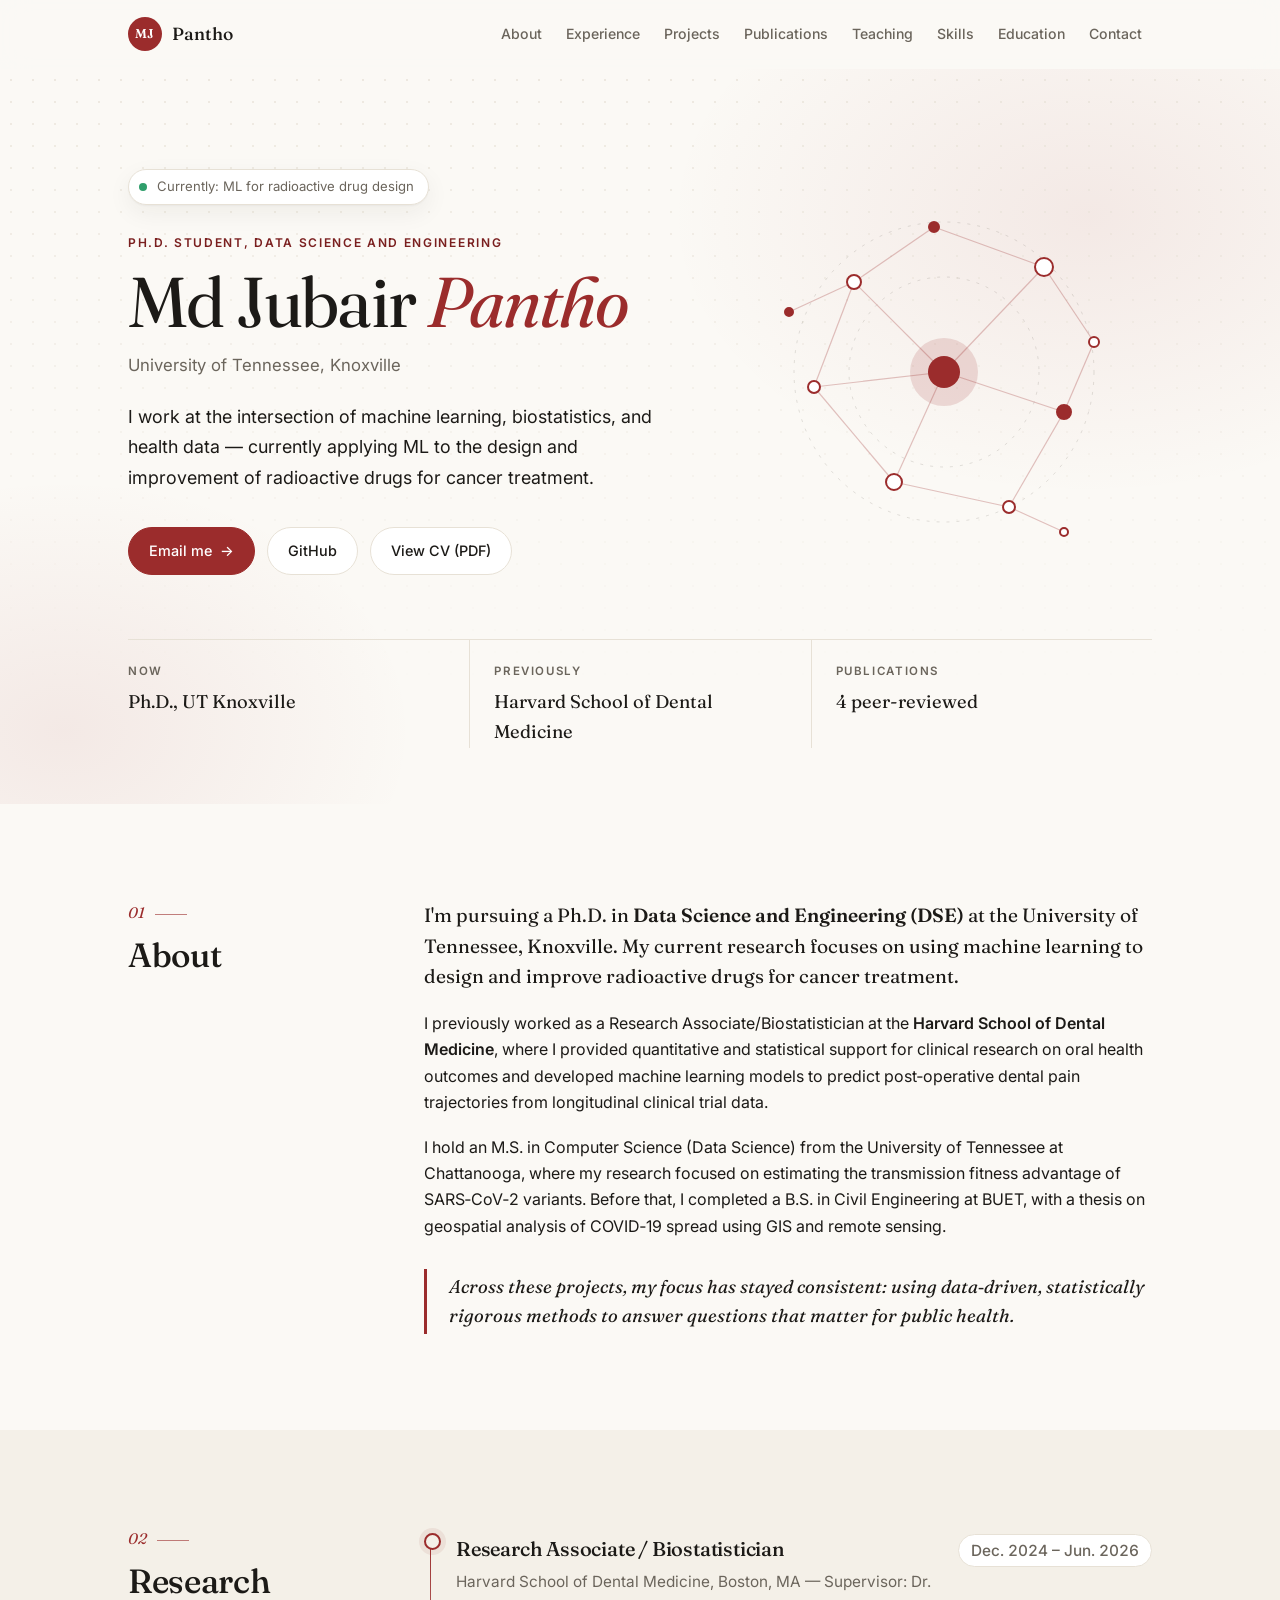
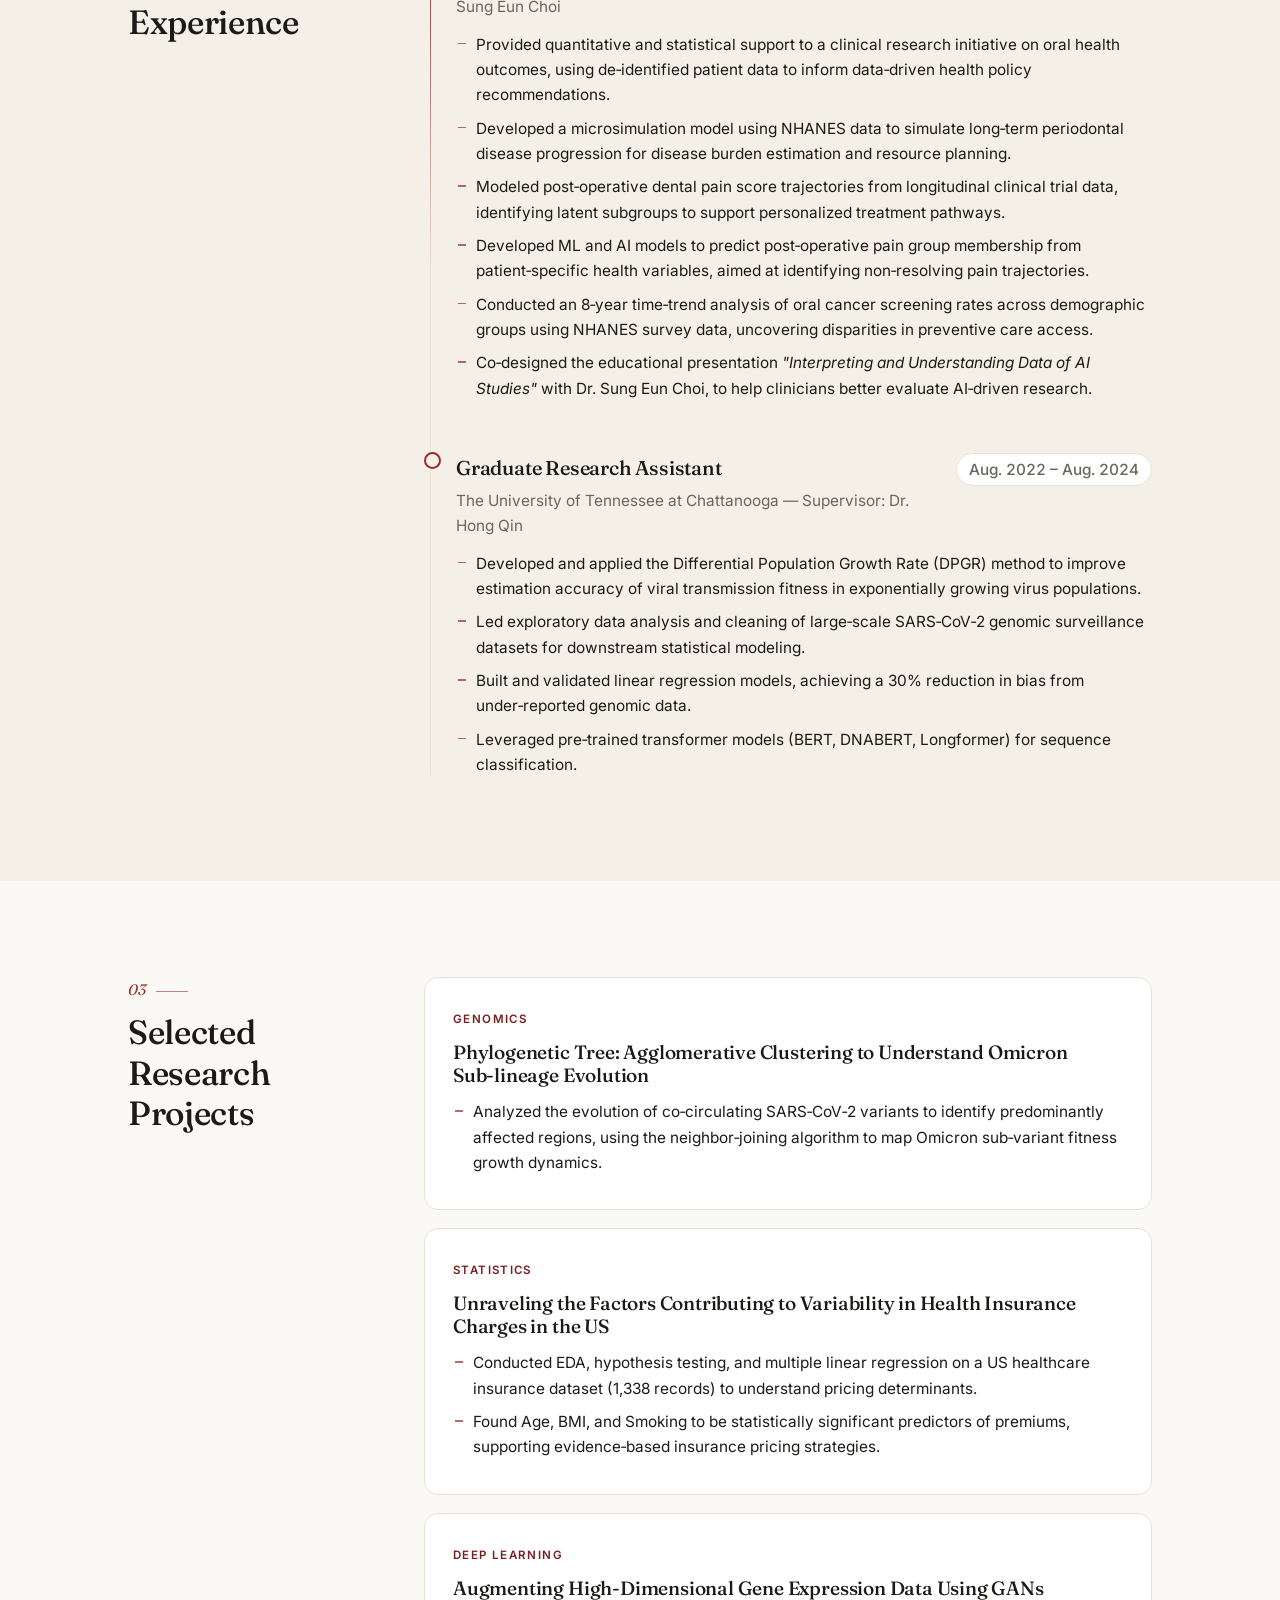
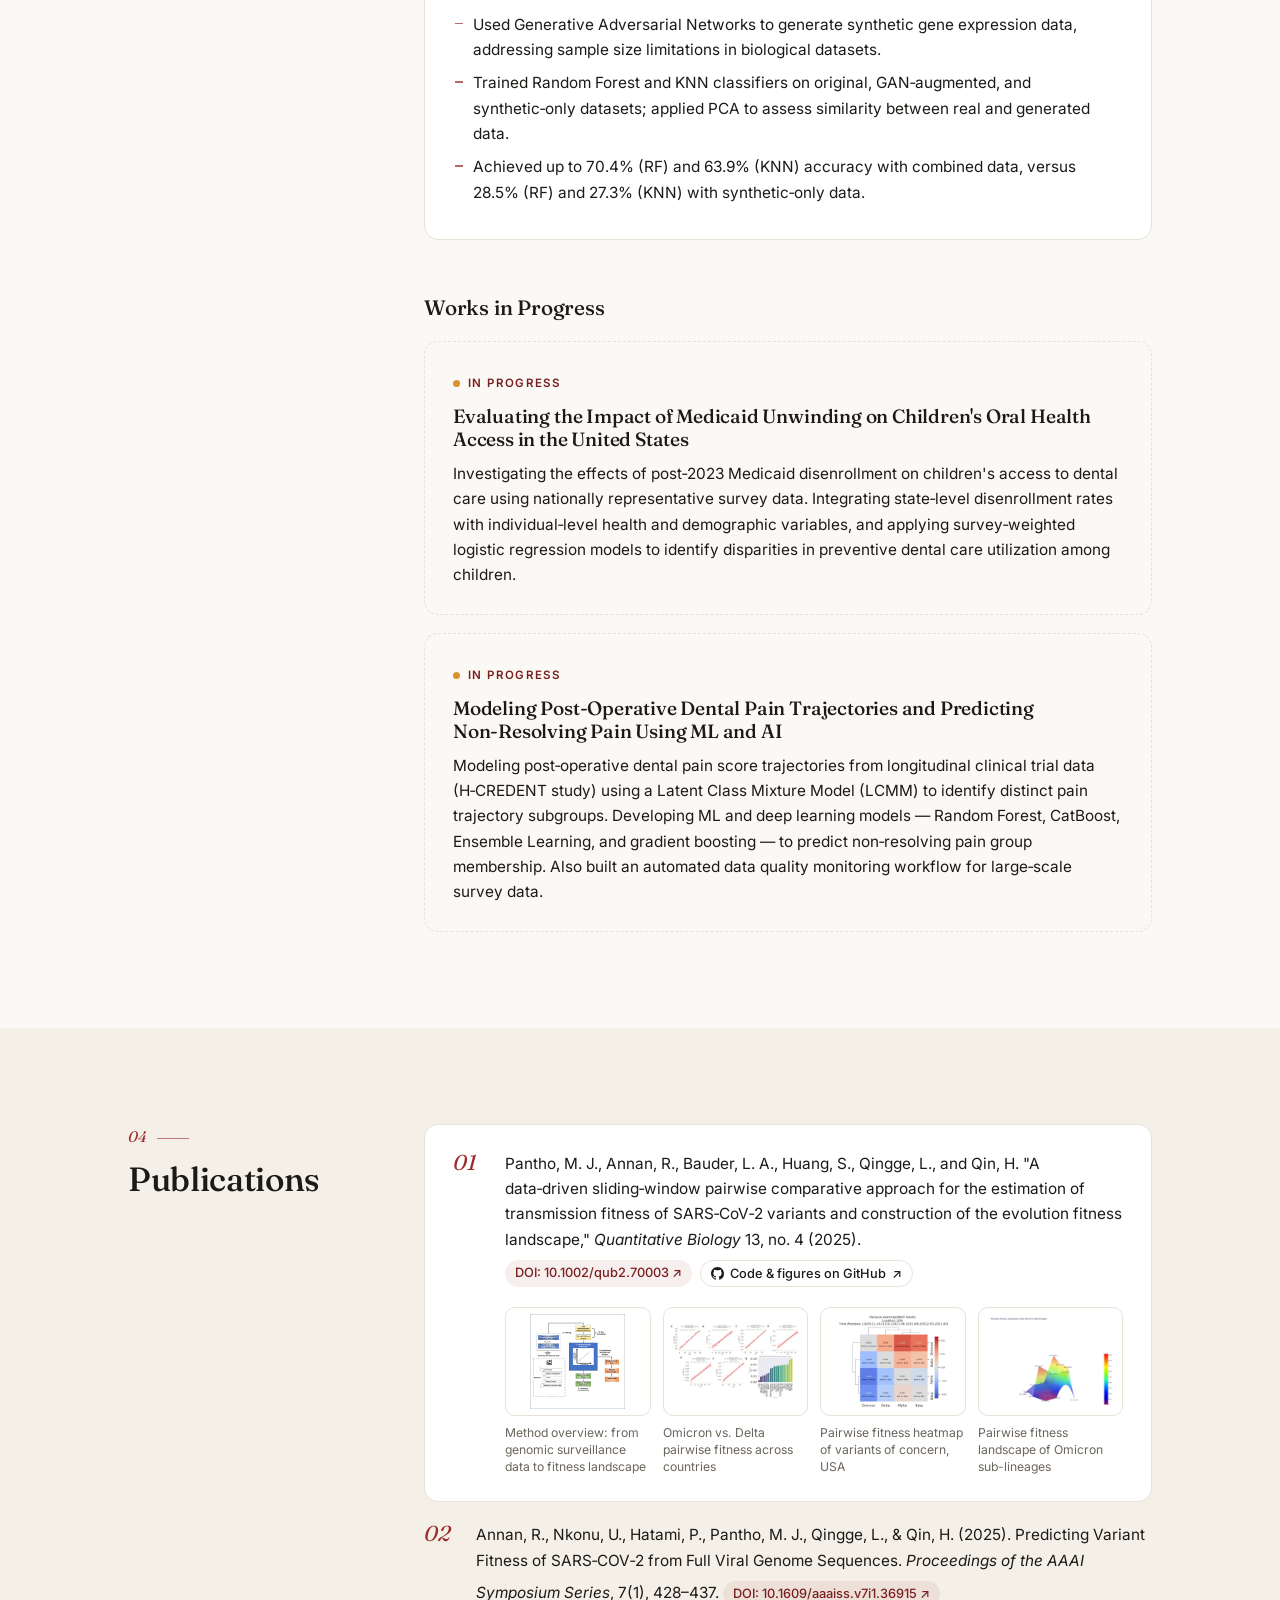
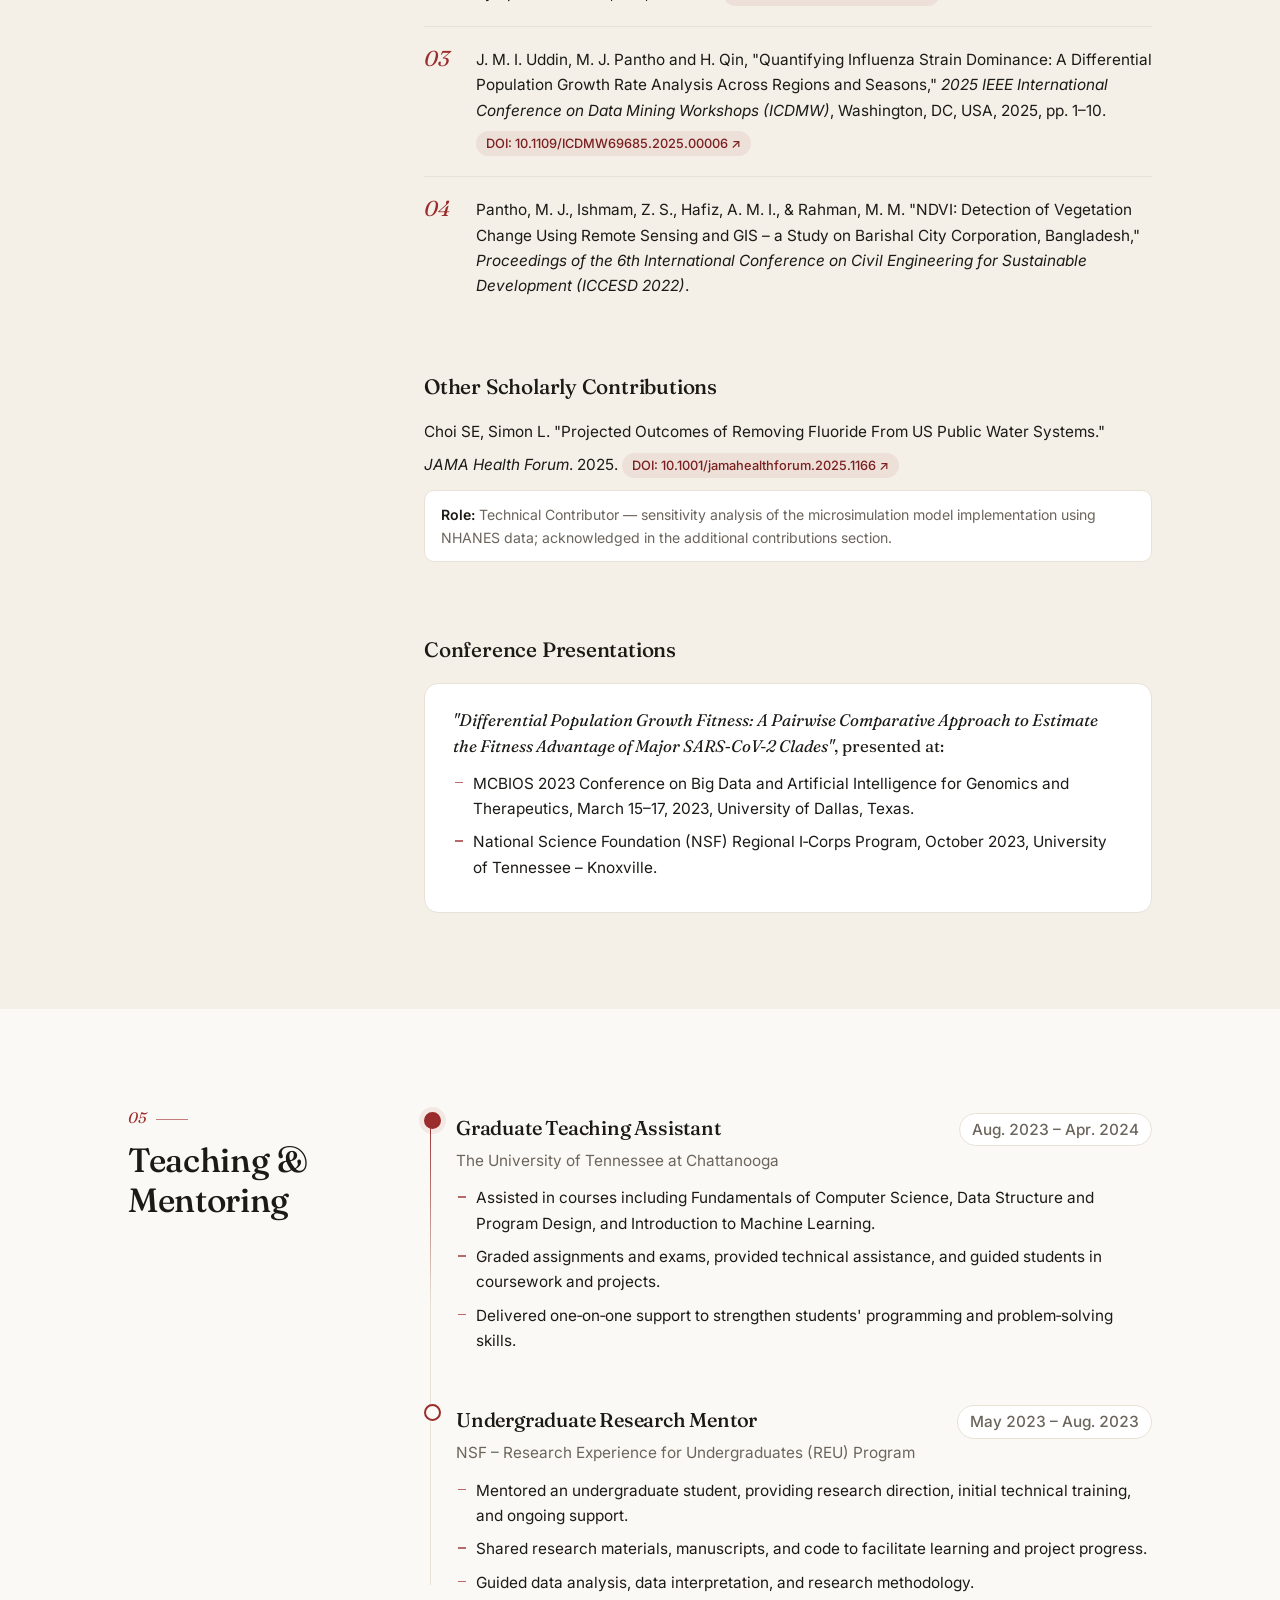
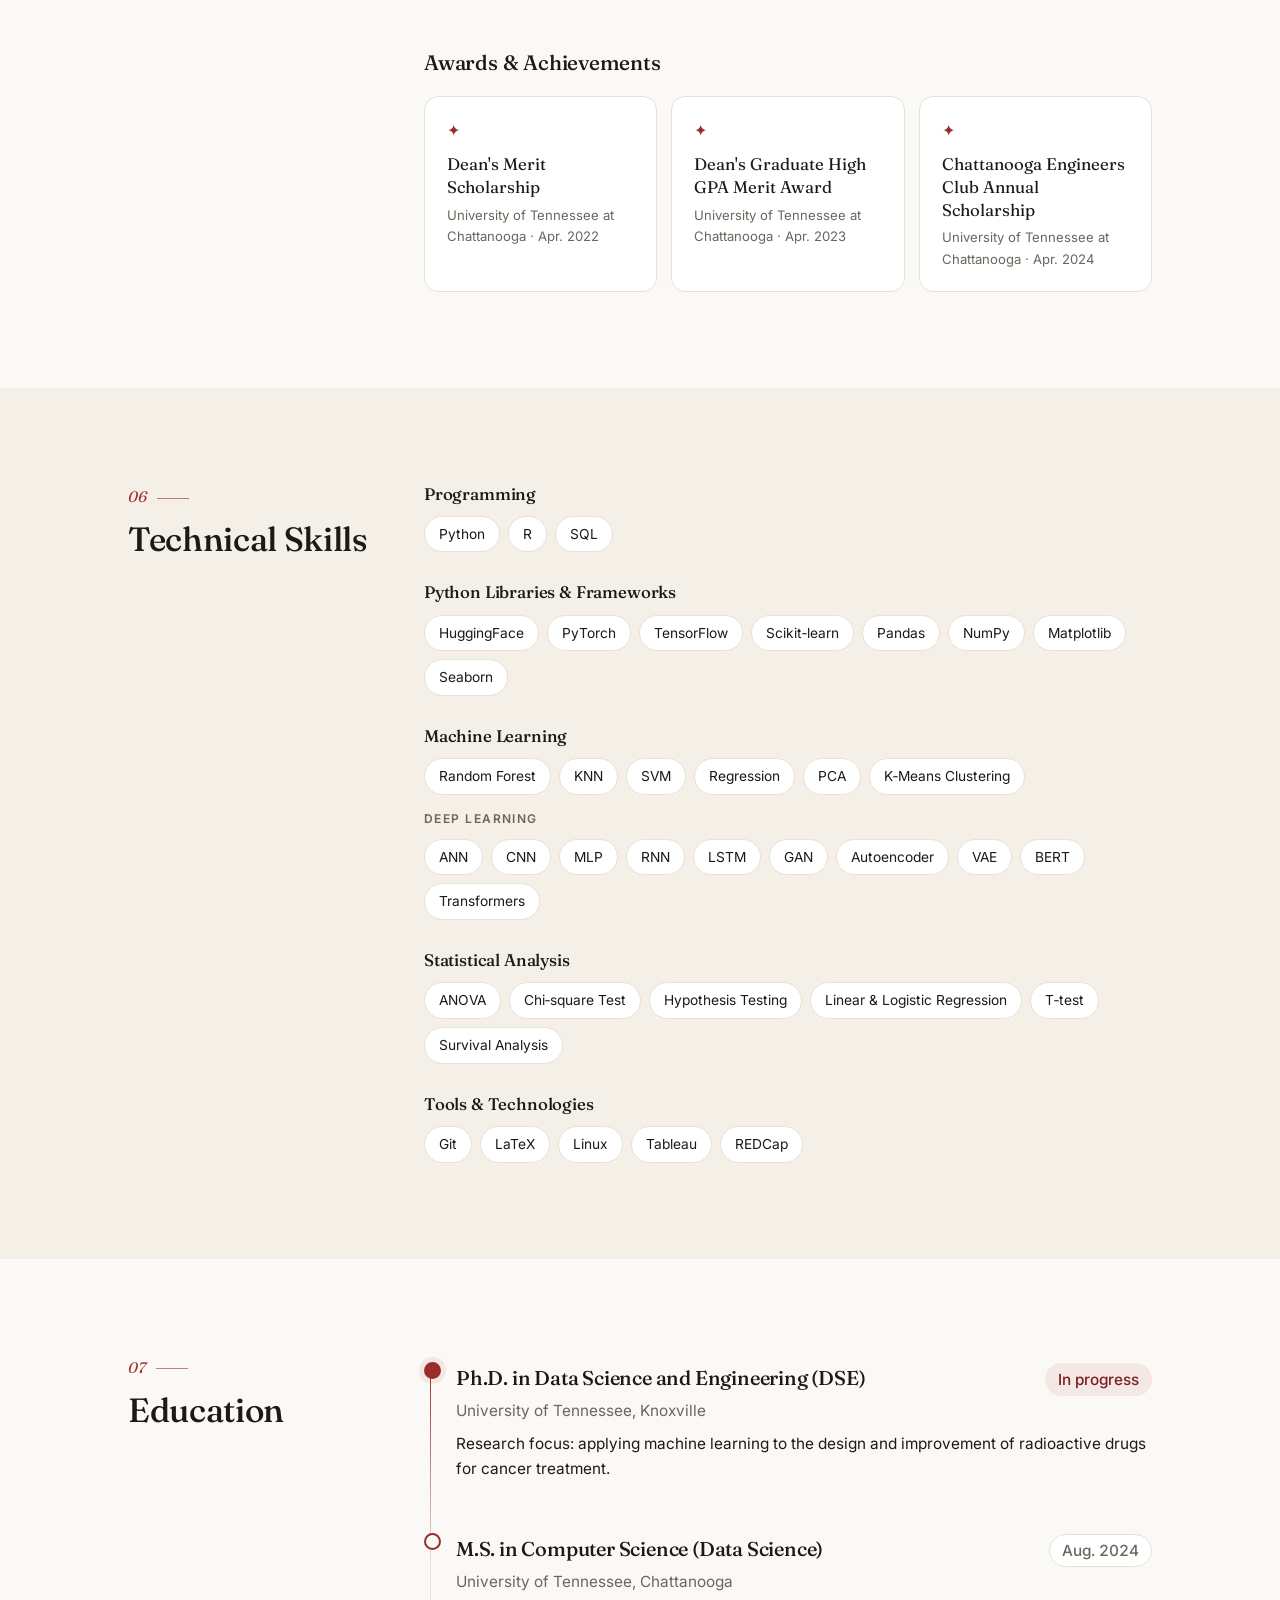
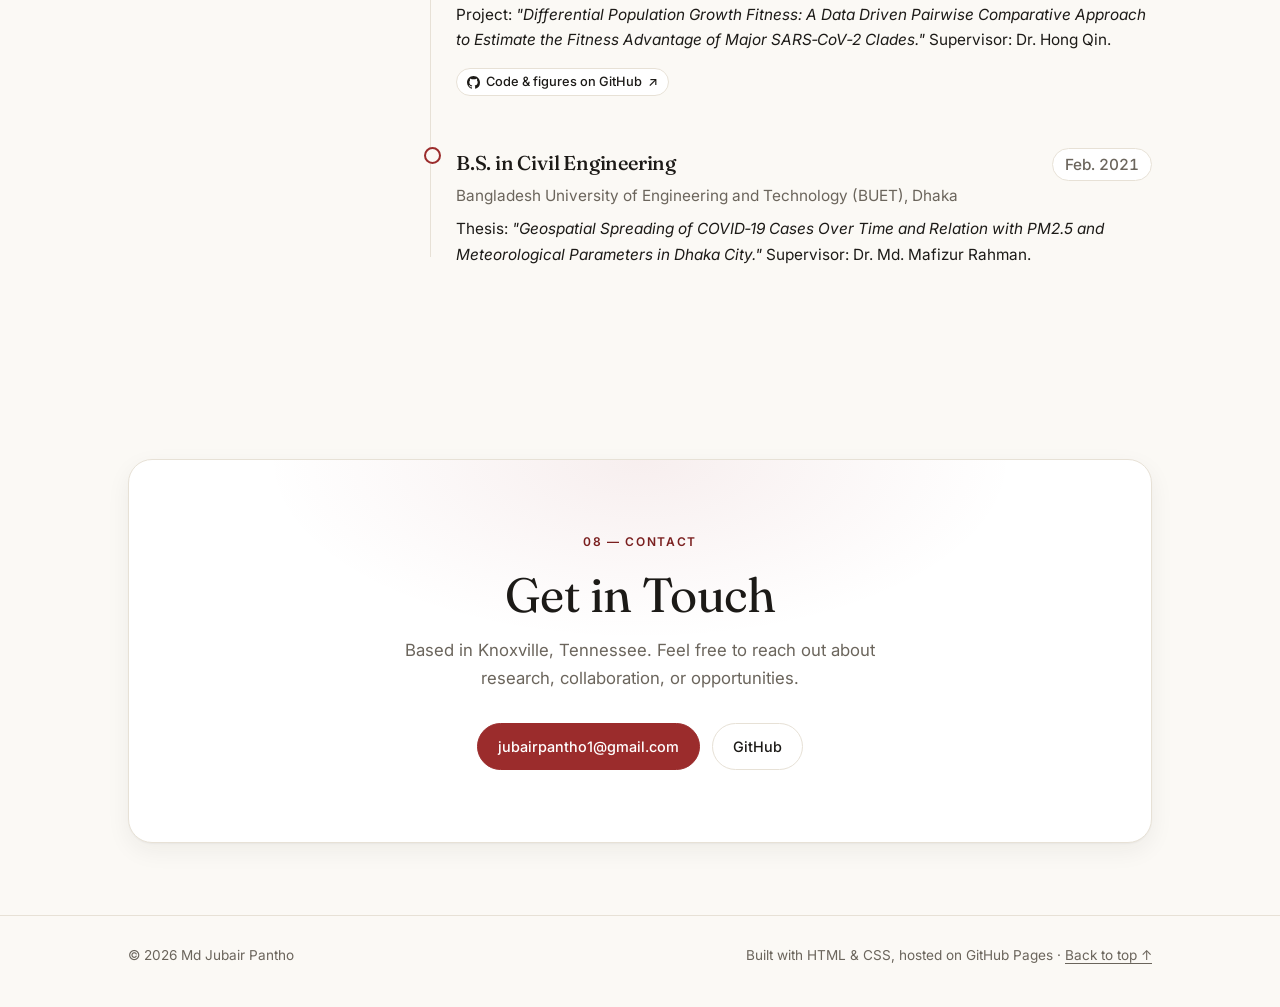
<file: index.html>
<!DOCTYPE html>
<html lang="en">
<head>
<meta charset="UTF-8">
<meta name="viewport" content="width=device-width, initial-scale=1.0">
<title>Md Jubair Pantho</title>
<meta name="description" content="Md Jubair Pantho — Ph.D. student in Data Science and Engineering at UT Knoxville. Machine learning, biostatistics, and radioactive drug design for cancer treatment.">
<meta name="theme-color" content="#fbf9f5" media="(prefers-color-scheme: light)">
<meta name="theme-color" content="#141311" media="(prefers-color-scheme: dark)">
<link rel="preconnect" href="https://fonts.googleapis.com">
<link rel="preconnect" href="https://fonts.gstatic.com" crossorigin>
<link href="https://fonts.googleapis.com/css2?family=Fraunces:opsz,wght@9..144,400;9..144,500;9..144,600&family=Inter:wght@400;500;600&display=swap" rel="stylesheet">
<link rel="stylesheet" href="style.css">
<script>document.documentElement.classList.add("js");</script>
</head>
<body>

<header class="site-header" id="siteHeader">
  <div class="wrap header-inner">
    <a class="brand" href="#top"><span class="brand-mark">MJ</span> Pantho</a>
    <button class="nav-toggle" id="navToggle" aria-label="Toggle menu" aria-expanded="false">
      <span></span><span></span><span></span>
    </button>
    <nav id="siteNav">
      <a href="#about">About</a>
      <a href="#experience">Experience</a>
      <a href="#projects">Projects</a>
      <a href="#publications">Publications</a>
      <a href="#teaching">Teaching</a>
      <a href="#skills">Skills</a>
      <a href="#education">Education</a>
      <a href="#contact">Contact</a>
    </nav>
  </div>
</header>

<main>

  <section id="top" class="hero">
    <div class="wrap hero-grid">
      <div class="hero-text">
        <p class="status"><span class="status-dot"></span>Currently: ML for radioactive drug design</p>
        <p class="eyebrow">Ph.D. Student, Data Science and Engineering</p>
        <h1>Md Jubair <em>Pantho</em></h1>
        <p class="hero-sub">University of Tennessee, Knoxville</p>
        <p class="hero-tagline">I work at the intersection of machine learning, biostatistics, and health data — currently applying ML to the design and improvement of radioactive drugs for cancer treatment.</p>
        <div class="hero-links">
          <a class="btn btn-primary" href="mailto:jubairpantho1@gmail.com">Email me <span aria-hidden="true">→</span></a>
          <a class="btn" href="https://github.com/jubair231dd" target="_blank" rel="noopener">GitHub</a>
          <a class="btn" href="CV.pdf" target="_blank" rel="noopener">View CV (PDF)</a>
        </div>
      </div>

      <div class="hero-art" aria-hidden="true">
        <svg viewBox="0 0 400 400" class="network">
          <g class="edges">
            <line x1="200" y1="200" x2="110" y2="110"/>
            <line x1="200" y1="200" x2="300" y2="95"/>
            <line x1="200" y1="200" x2="320" y2="240"/>
            <line x1="200" y1="200" x2="150" y2="310"/>
            <line x1="200" y1="200" x2="70" y2="215"/>
            <line x1="110" y1="110" x2="190" y2="55"/>
            <line x1="190" y1="55" x2="300" y2="95"/>
            <line x1="300" y1="95" x2="350" y2="170"/>
            <line x1="350" y1="170" x2="320" y2="240"/>
            <line x1="320" y1="240" x2="265" y2="335"/>
            <line x1="265" y1="335" x2="150" y2="310"/>
            <line x1="150" y1="310" x2="70" y2="215"/>
            <line x1="70" y1="215" x2="110" y2="110"/>
            <line x1="110" y1="110" x2="45" y2="140"/>
            <line x1="265" y1="335" x2="320" y2="360"/>
          </g>
          <g class="rings">
            <circle cx="200" cy="200" r="150"/>
            <circle cx="200" cy="200" r="95"/>
          </g>
          <g class="nodes">
            <circle cx="110" cy="110" r="7"/>
            <circle cx="300" cy="95" r="9"/>
            <circle cx="320" cy="240" r="7"/>
            <circle cx="150" cy="310" r="8"/>
            <circle cx="70" cy="215" r="6"/>
            <circle cx="190" cy="55" r="5"/>
            <circle cx="350" cy="170" r="5"/>
            <circle cx="265" cy="335" r="6"/>
            <circle cx="45" cy="140" r="4"/>
            <circle cx="320" cy="360" r="4"/>
          </g>
          <circle class="core-glow" cx="200" cy="200" r="34"/>
          <circle class="core" cx="200" cy="200" r="16"/>
        </svg>
      </div>
    </div>

    <div class="wrap">
      <dl class="facts">
        <div><dt>Now</dt><dd>Ph.D., UT Knoxville</dd></div>
        <div><dt>Previously</dt><dd>Harvard School of Dental Medicine</dd></div>
        <div><dt>Publications</dt><dd>4 peer‑reviewed</dd></div>
      </dl>
    </div>
  </section>

  <section id="about" class="section">
    <div class="wrap section-grid">
      <header class="section-head"><span class="section-num">01</span><h2>About</h2></header>
      <div class="section-body prose reveal">
        <p class="lead">I'm pursuing a Ph.D. in <strong>Data Science and Engineering (DSE)</strong> at the University of Tennessee, Knoxville. My current research focuses on using machine learning to design and improve radioactive drugs for cancer treatment.</p>
        <p>I previously worked as a Research Associate/Biostatistician at the <strong>Harvard School of Dental Medicine</strong>, where I provided quantitative and statistical support for clinical research on oral health outcomes and developed machine learning models to predict post‑operative dental pain trajectories from longitudinal clinical trial data.</p>
        <p>I hold an M.S. in Computer Science (Data Science) from the University of Tennessee at Chattanooga, where my research focused on estimating the transmission fitness advantage of SARS‑CoV‑2 variants. Before that, I completed a B.S. in Civil Engineering at BUET, with a thesis on geospatial analysis of COVID‑19 spread using GIS and remote sensing.</p>
        <blockquote>Across these projects, my focus has stayed consistent: using data‑driven, statistically rigorous methods to answer questions that matter for public health.</blockquote>
      </div>
    </div>
  </section>

  <section id="experience" class="section alt">
    <div class="wrap section-grid">
      <header class="section-head"><span class="section-num">02</span><h2>Research Experience</h2></header>
      <div class="section-body timeline">

        <article class="entry reveal">
          <div class="entry-head">
            <div>
              <h3>Research Associate / Biostatistician</h3>
              <p class="entry-org">Harvard School of Dental Medicine, Boston, MA — Supervisor: Dr. Sung Eun Choi</p>
            </div>
            <p class="entry-date">Dec. 2024 – Jun. 2026</p>
          </div>
          <ul>
            <li>Provided quantitative and statistical support to a clinical research initiative on oral health outcomes, using de‑identified patient data to inform data‑driven health policy recommendations.</li>
            <li>Developed a microsimulation model using NHANES data to simulate long‑term periodontal disease progression for disease burden estimation and resource planning.</li>
            <li>Modeled post‑operative dental pain score trajectories from longitudinal clinical trial data, identifying latent subgroups to support personalized treatment pathways.</li>
            <li>Developed ML and AI models to predict post‑operative pain group membership from patient‑specific health variables, aimed at identifying non‑resolving pain trajectories.</li>
            <li>Conducted an 8‑year time‑trend analysis of oral cancer screening rates across demographic groups using NHANES survey data, uncovering disparities in preventive care access.</li>
            <li>Co‑designed the educational presentation <em>"Interpreting and Understanding Data of AI Studies"</em> with Dr. Sung Eun Choi, to help clinicians better evaluate AI‑driven research.</li>
          </ul>
        </article>

        <article class="entry reveal">
          <div class="entry-head">
            <div>
              <h3>Graduate Research Assistant</h3>
              <p class="entry-org">The University of Tennessee at Chattanooga — Supervisor: Dr. Hong Qin</p>
            </div>
            <p class="entry-date">Aug. 2022 – Aug. 2024</p>
          </div>
          <ul>
            <li>Developed and applied the Differential Population Growth Rate (DPGR) method to improve estimation accuracy of viral transmission fitness in exponentially growing virus populations.</li>
            <li>Led exploratory data analysis and cleaning of large‑scale SARS‑CoV‑2 genomic surveillance datasets for downstream statistical modeling.</li>
            <li>Built and validated linear regression models, achieving a 30% reduction in bias from under‑reported genomic data.</li>
            <li>Leveraged pre‑trained transformer models (BERT, DNABERT, Longformer) for sequence classification.</li>
          </ul>
        </article>
      </div>
    </div>
  </section>

  <section id="projects" class="section">
    <div class="wrap section-grid">
      <header class="section-head"><span class="section-num">03</span><h2>Selected Research Projects</h2></header>
      <div class="section-body">
        <div class="cards">
          <article class="card reveal">
            <p class="card-tag">Genomics</p>
            <h3>Phylogenetic Tree: Agglomerative Clustering to Understand Omicron Sub‑lineage Evolution</h3>
            <ul>
              <li>Analyzed the evolution of co‑circulating SARS‑CoV‑2 variants to identify predominantly affected regions, using the neighbor‑joining algorithm to map Omicron sub‑variant fitness growth dynamics.</li>
            </ul>
          </article>

          <article class="card reveal">
            <p class="card-tag">Statistics</p>
            <h3>Unraveling the Factors Contributing to Variability in Health Insurance Charges in the US</h3>
            <ul>
              <li>Conducted EDA, hypothesis testing, and multiple linear regression on a US healthcare insurance dataset (1,338 records) to understand pricing determinants.</li>
              <li>Found Age, BMI, and Smoking to be statistically significant predictors of premiums, supporting evidence‑based insurance pricing strategies.</li>
            </ul>
          </article>

          <article class="card reveal">
            <p class="card-tag">Deep Learning</p>
            <h3>Augmenting High‑Dimensional Gene Expression Data Using GANs</h3>
            <ul>
              <li>Used Generative Adversarial Networks to generate synthetic gene expression data, addressing sample size limitations in biological datasets.</li>
              <li>Trained Random Forest and KNN classifiers on original, GAN‑augmented, and synthetic‑only datasets; applied PCA to assess similarity between real and generated data.</li>
              <li>Achieved up to 70.4% (RF) and 63.9% (KNN) accuracy with combined data, versus 28.5% (RF) and 27.3% (KNN) with synthetic‑only data.</li>
            </ul>
          </article>
        </div>

        <h3 class="sub-heading">Works in Progress</h3>

        <div class="cards">
          <article class="card card-wip reveal">
            <p class="card-tag"><span class="pulse"></span>In progress</p>
            <h3>Evaluating the Impact of Medicaid Unwinding on Children's Oral Health Access in the United States</h3>
            <p>Investigating the effects of post‑2023 Medicaid disenrollment on children's access to dental care using nationally representative survey data. Integrating state‑level disenrollment rates with individual‑level health and demographic variables, and applying survey‑weighted logistic regression models to identify disparities in preventive dental care utilization among children.</p>
          </article>

          <article class="card card-wip reveal">
            <p class="card-tag"><span class="pulse"></span>In progress</p>
            <h3>Modeling Post‑Operative Dental Pain Trajectories and Predicting Non‑Resolving Pain Using ML and AI</h3>
            <p>Modeling post‑operative dental pain score trajectories from longitudinal clinical trial data (H‑CREDENT study) using a Latent Class Mixture Model (LCMM) to identify distinct pain trajectory subgroups. Developing ML and deep learning models — Random Forest, CatBoost, Ensemble Learning, and gradient boosting — to predict non‑resolving pain group membership. Also built an automated data quality monitoring workflow for large‑scale survey data.</p>
          </article>
        </div>
      </div>
    </div>
  </section>

  <section id="publications" class="section alt">
    <div class="wrap section-grid">
      <header class="section-head"><span class="section-num">04</span><h2>Publications</h2></header>
      <div class="section-body">
        <ol class="pub-list numbered">
          <li class="reveal featured">Pantho, M. J., Annan, R., Bauder, L. A., Huang, S., Qingge, L., and Qin, H. "A data‑driven sliding‑window pairwise comparative approach for the estimation of transmission fitness of SARS‑CoV‑2 variants and construction of the evolution fitness landscape," <em>Quantitative Biology</em> 13, no. 4 (2025). <span class="pub-links"><a class="doi" href="https://doi.org/10.1002/qub2.70003" target="_blank" rel="noopener">DOI: 10.1002/qub2.70003</a><a class="doi code" href="https://github.com/QinLab/DPGR2024" target="_blank" rel="noopener"><svg viewBox="0 0 16 16" aria-hidden="true"><path fill="currentColor" d="M8 0C3.58 0 0 3.58 0 8c0 3.54 2.29 6.53 5.47 7.59.4.07.55-.17.55-.38 0-.19-.01-.82-.01-1.49-2.01.37-2.53-.49-2.69-.94-.09-.23-.48-.94-.82-1.13-.28-.15-.68-.52-.01-.53.63-.01 1.08.58 1.23.82.72 1.21 1.87.87 2.33.66.07-.52.28-.87.51-1.07-1.78-.2-3.64-.89-3.64-3.95 0-.87.31-1.59.82-2.15-.08-.2-.36-1.02.08-2.12 0 0 .67-.21 2.2.82.64-.18 1.32-.27 2-.27.68 0 1.36.09 2 .27 1.53-1.04 2.2-.82 2.2-.82.44 1.1.16 1.92.08 2.12.51.56.82 1.27.82 2.15 0 3.07-1.87 3.75-3.65 3.95.29.25.54.73.54 1.48 0 1.07-.01 1.93-.01 2.2 0 .21.15.46.55.38A8.013 8.013 0 0016 8c0-4.42-3.58-8-8-8z"/></svg>Code &amp; figures on GitHub</a></span>
            <div class="figs">
              <button type="button" class="fig" data-full="img/dpgr/method.jpg" data-caption="Method overview: from genomic surveillance data to fitness landscape">
                <span class="fig-img"><img src="img/dpgr/method-thumb.jpg" alt="Method overview: from genomic surveillance data to fitness landscape" loading="lazy"></span>
                <span class="fig-cap">Method overview: from genomic surveillance data to fitness landscape</span>
              </button>
              <button type="button" class="fig" data-full="img/dpgr/omicron-delta.jpg" data-caption="Omicron vs. Delta pairwise fitness across countries">
                <span class="fig-img"><img src="img/dpgr/omicron-delta-thumb.jpg" alt="Omicron vs. Delta pairwise fitness across countries" loading="lazy"></span>
                <span class="fig-cap">Omicron vs. Delta pairwise fitness across countries</span>
              </button>
              <button type="button" class="fig" data-full="img/dpgr/heatmap-usa.jpg" data-caption="Pairwise fitness heatmap of variants of concern, USA">
                <span class="fig-img"><img src="img/dpgr/heatmap-usa-thumb.jpg" alt="Pairwise fitness heatmap of variants of concern, USA" loading="lazy"></span>
                <span class="fig-cap">Pairwise fitness heatmap of variants of concern, USA</span>
              </button>
              <button type="button" class="fig" data-full="img/dpgr/landscape.jpg" data-caption="Pairwise fitness landscape of Omicron sub-lineages">
                <span class="fig-img"><img src="img/dpgr/landscape-thumb.jpg" alt="Pairwise fitness landscape of Omicron sub-lineages" loading="lazy"></span>
                <span class="fig-cap">Pairwise fitness landscape of Omicron sub-lineages</span>
              </button>
            </div></li>
          <li class="reveal">Annan, R., Nkonu, U., Hatami, P., Pantho, M. J., Qingge, L., &amp; Qin, H. (2025). Predicting Variant Fitness of SARS‑COV‑2 from Full Viral Genome Sequences. <em>Proceedings of the AAAI Symposium Series</em>, 7(1), 428–437. <a class="doi" href="https://doi.org/10.1609/aaaiss.v7i1.36915" target="_blank" rel="noopener">DOI: 10.1609/aaaiss.v7i1.36915</a></li>
          <li class="reveal">J. M. I. Uddin, M. J. Pantho and H. Qin, "Quantifying Influenza Strain Dominance: A Differential Population Growth Rate Analysis Across Regions and Seasons," <em>2025 IEEE International Conference on Data Mining Workshops (ICDMW)</em>, Washington, DC, USA, 2025, pp. 1–10. <a class="doi" href="https://doi.org/10.1109/ICDMW69685.2025.00006" target="_blank" rel="noopener">DOI: 10.1109/ICDMW69685.2025.00006</a></li>
          <li class="reveal">Pantho, M. J., Ishmam, Z. S., Hafiz, A. M. I., &amp; Rahman, M. M. "NDVI: Detection of Vegetation Change Using Remote Sensing and GIS – a Study on Barishal City Corporation, Bangladesh," <em>Proceedings of the 6th International Conference on Civil Engineering for Sustainable Development (ICCESD 2022)</em>.</li>
        </ol>

        <h3 class="sub-heading">Other Scholarly Contributions</h3>
        <ul class="pub-list">
          <li class="reveal">Choi SE, Simon L. "Projected Outcomes of Removing Fluoride From US Public Water Systems." <em>JAMA Health Forum</em>. 2025. <a class="doi" href="https://doi.org/10.1001/jamahealthforum.2025.1166" target="_blank" rel="noopener">DOI: 10.1001/jamahealthforum.2025.1166</a><span class="role"><strong>Role:</strong> Technical Contributor — sensitivity analysis of the microsimulation model implementation using NHANES data; acknowledged in the additional contributions section.</span></li>
        </ul>

        <h3 class="sub-heading">Conference Presentations</h3>
        <div class="talk reveal">
          <p class="talk-title"><em>"Differential Population Growth Fitness: A Pairwise Comparative Approach to Estimate the Fitness Advantage of Major SARS‑CoV‑2 Clades"</em>, presented at:</p>
          <ul>
            <li>MCBIOS 2023 Conference on Big Data and Artificial Intelligence for Genomics and Therapeutics, March 15–17, 2023, University of Dallas, Texas.</li>
            <li>National Science Foundation (NSF) Regional I‑Corps Program, October 2023, University of Tennessee – Knoxville.</li>
          </ul>
        </div>
      </div>
    </div>
  </section>

  <section id="teaching" class="section">
    <div class="wrap section-grid">
      <header class="section-head"><span class="section-num">05</span><h2>Teaching &amp; Mentoring</h2></header>
      <div class="section-body">
        <div class="timeline">
          <article class="entry reveal">
            <div class="entry-head">
              <div>
                <h3>Graduate Teaching Assistant</h3>
                <p class="entry-org">The University of Tennessee at Chattanooga</p>
              </div>
              <p class="entry-date">Aug. 2023 – Apr. 2024</p>
            </div>
            <ul>
              <li>Assisted in courses including Fundamentals of Computer Science, Data Structure and Program Design, and Introduction to Machine Learning.</li>
              <li>Graded assignments and exams, provided technical assistance, and guided students in coursework and projects.</li>
              <li>Delivered one‑on‑one support to strengthen students' programming and problem‑solving skills.</li>
            </ul>
          </article>

          <article class="entry reveal">
            <div class="entry-head">
              <div>
                <h3>Undergraduate Research Mentor</h3>
                <p class="entry-org">NSF – Research Experience for Undergraduates (REU) Program</p>
              </div>
              <p class="entry-date">May 2023 – Aug. 2023</p>
            </div>
            <ul>
              <li>Mentored an undergraduate student, providing research direction, initial technical training, and ongoing support.</li>
              <li>Shared research materials, manuscripts, and code to facilitate learning and project progress.</li>
              <li>Guided data analysis, data interpretation, and research methodology.</li>
            </ul>
          </article>
        </div>

        <h3 class="sub-heading">Awards &amp; Achievements</h3>
        <ul class="awards">
          <li class="reveal"><span class="award-name">Dean's Merit Scholarship</span><span class="award-meta">University of Tennessee at Chattanooga · Apr. 2022</span></li>
          <li class="reveal"><span class="award-name">Dean's Graduate High GPA Merit Award</span><span class="award-meta">University of Tennessee at Chattanooga · Apr. 2023</span></li>
          <li class="reveal"><span class="award-name">Chattanooga Engineers Club Annual Scholarship</span><span class="award-meta">University of Tennessee at Chattanooga · Apr. 2024</span></li>
        </ul>
      </div>
    </div>
  </section>

  <section id="skills" class="section alt">
    <div class="wrap section-grid">
      <header class="section-head"><span class="section-num">06</span><h2>Technical Skills</h2></header>
      <div class="section-body skills">
        <div class="skill-group reveal">
          <h4>Programming</h4>
          <ul class="chips"><li>Python</li><li>R</li><li>SQL</li></ul>
        </div>
        <div class="skill-group reveal">
          <h4>Python Libraries &amp; Frameworks</h4>
          <ul class="chips"><li>HuggingFace</li><li>PyTorch</li><li>TensorFlow</li><li>Scikit‑learn</li><li>Pandas</li><li>NumPy</li><li>Matplotlib</li><li>Seaborn</li></ul>
        </div>
        <div class="skill-group reveal">
          <h4>Machine Learning</h4>
          <ul class="chips"><li>Random Forest</li><li>KNN</li><li>SVM</li><li>Regression</li><li>PCA</li><li>K‑Means Clustering</li></ul>
          <p class="chips-label">Deep Learning</p>
          <ul class="chips"><li>ANN</li><li>CNN</li><li>MLP</li><li>RNN</li><li>LSTM</li><li>GAN</li><li>Autoencoder</li><li>VAE</li><li>BERT</li><li>Transformers</li></ul>
        </div>
        <div class="skill-group reveal">
          <h4>Statistical Analysis</h4>
          <ul class="chips"><li>ANOVA</li><li>Chi‑square Test</li><li>Hypothesis Testing</li><li>Linear &amp; Logistic Regression</li><li>T‑test</li><li>Survival Analysis</li></ul>
        </div>
        <div class="skill-group reveal">
          <h4>Tools &amp; Technologies</h4>
          <ul class="chips"><li>Git</li><li>LaTeX</li><li>Linux</li><li>Tableau</li><li>REDCap</li></ul>
        </div>
      </div>
    </div>
  </section>

  <section id="education" class="section">
    <div class="wrap section-grid">
      <header class="section-head"><span class="section-num">07</span><h2>Education</h2></header>
      <div class="section-body timeline">

        <article class="entry is-current reveal">
          <div class="entry-head">
            <div>
              <h3>Ph.D. in Data Science and Engineering (DSE)</h3>
              <p class="entry-org">University of Tennessee, Knoxville</p>
            </div>
            <p class="entry-date badge">In progress</p>
          </div>
          <p>Research focus: applying machine learning to the design and improvement of radioactive drugs for cancer treatment.</p>
        </article>

        <article class="entry reveal">
          <div class="entry-head">
            <div>
              <h3>M.S. in Computer Science (Data Science)</h3>
              <p class="entry-org">University of Tennessee, Chattanooga</p>
            </div>
            <p class="entry-date">Aug. 2024</p>
          </div>
          <p>Project: <em>"Differential Population Growth Fitness: A Data Driven Pairwise Comparative Approach to Estimate the Fitness Advantage of Major SARS‑CoV‑2 Clades."</em> Supervisor: Dr. Hong Qin.</p>
          <p><a class="doi code" href="https://github.com/QinLab/DPGR2024" target="_blank" rel="noopener"><svg viewBox="0 0 16 16" aria-hidden="true"><path fill="currentColor" d="M8 0C3.58 0 0 3.58 0 8c0 3.54 2.29 6.53 5.47 7.59.4.07.55-.17.55-.38 0-.19-.01-.82-.01-1.49-2.01.37-2.53-.49-2.69-.94-.09-.23-.48-.94-.82-1.13-.28-.15-.68-.52-.01-.53.63-.01 1.08.58 1.23.82.72 1.21 1.87.87 2.33.66.07-.52.28-.87.51-1.07-1.78-.2-3.64-.89-3.64-3.95 0-.87.31-1.59.82-2.15-.08-.2-.36-1.02.08-2.12 0 0 .67-.21 2.2.82.64-.18 1.32-.27 2-.27.68 0 1.36.09 2 .27 1.53-1.04 2.2-.82 2.2-.82.44 1.1.16 1.92.08 2.12.51.56.82 1.27.82 2.15 0 3.07-1.87 3.75-3.65 3.95.29.25.54.73.54 1.48 0 1.07-.01 1.93-.01 2.2 0 .21.15.46.55.38A8.013 8.013 0 0016 8c0-4.42-3.58-8-8-8z"/></svg>Code &amp; figures on GitHub</a></p>
        </article>

        <article class="entry reveal">
          <div class="entry-head">
            <div>
              <h3>B.S. in Civil Engineering</h3>
              <p class="entry-org">Bangladesh University of Engineering and Technology (BUET), Dhaka</p>
            </div>
            <p class="entry-date">Feb. 2021</p>
          </div>
          <p>Thesis: <em>"Geospatial Spreading of COVID‑19 Cases Over Time and Relation with PM2.5 and Meteorological Parameters in Dhaka City."</em> Supervisor: Dr. Md. Mafizur Rahman.</p>
        </article>
      </div>
    </div>
  </section>

  <section id="contact" class="section contact">
    <div class="wrap">
      <div class="contact-card reveal">
        <p class="eyebrow">08 — Contact</p>
        <h2>Get in Touch</h2>
        <p>Based in Knoxville, Tennessee. Feel free to reach out about research, collaboration, or opportunities.</p>
        <div class="hero-links">
          <a class="btn btn-primary" href="mailto:jubairpantho1@gmail.com">jubairpantho1@gmail.com</a>
          <a class="btn" href="https://github.com/jubair231dd" target="_blank" rel="noopener">GitHub</a>
        </div>
      </div>
    </div>
  </section>

</main>

<footer class="site-footer">
  <div class="wrap footer-inner">
    <p>&copy; <span id="year"></span> Md Jubair Pantho</p>
    <p>Built with HTML &amp; CSS, hosted on GitHub Pages · <a href="#top">Back to top ↑</a></p>
  </div>
</footer>

<dialog class="lightbox" id="lightbox">
  <button type="button" class="lightbox-close" aria-label="Close">&times;</button>
  <figure><img alt=""><figcaption></figcaption></figure>
</dialog>

<script src="script.js"></script>
</body>
</html>
</file>
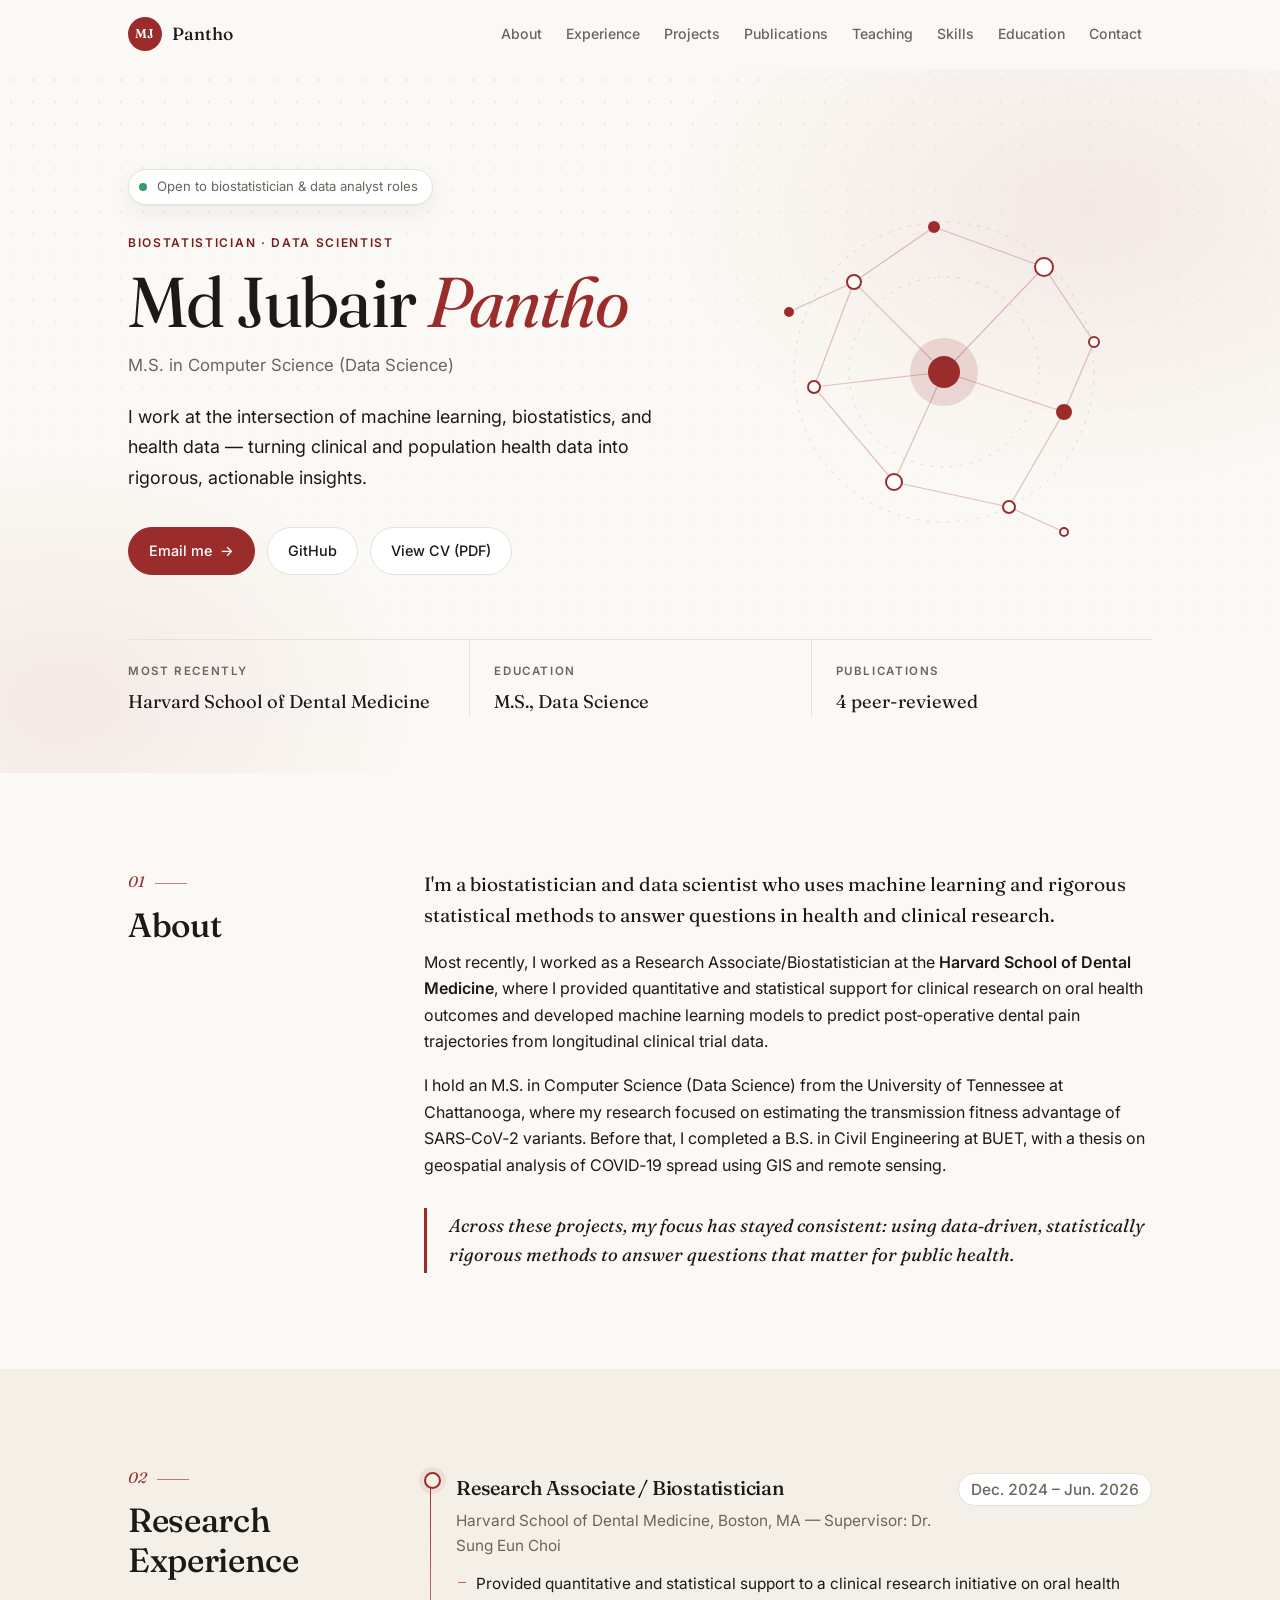
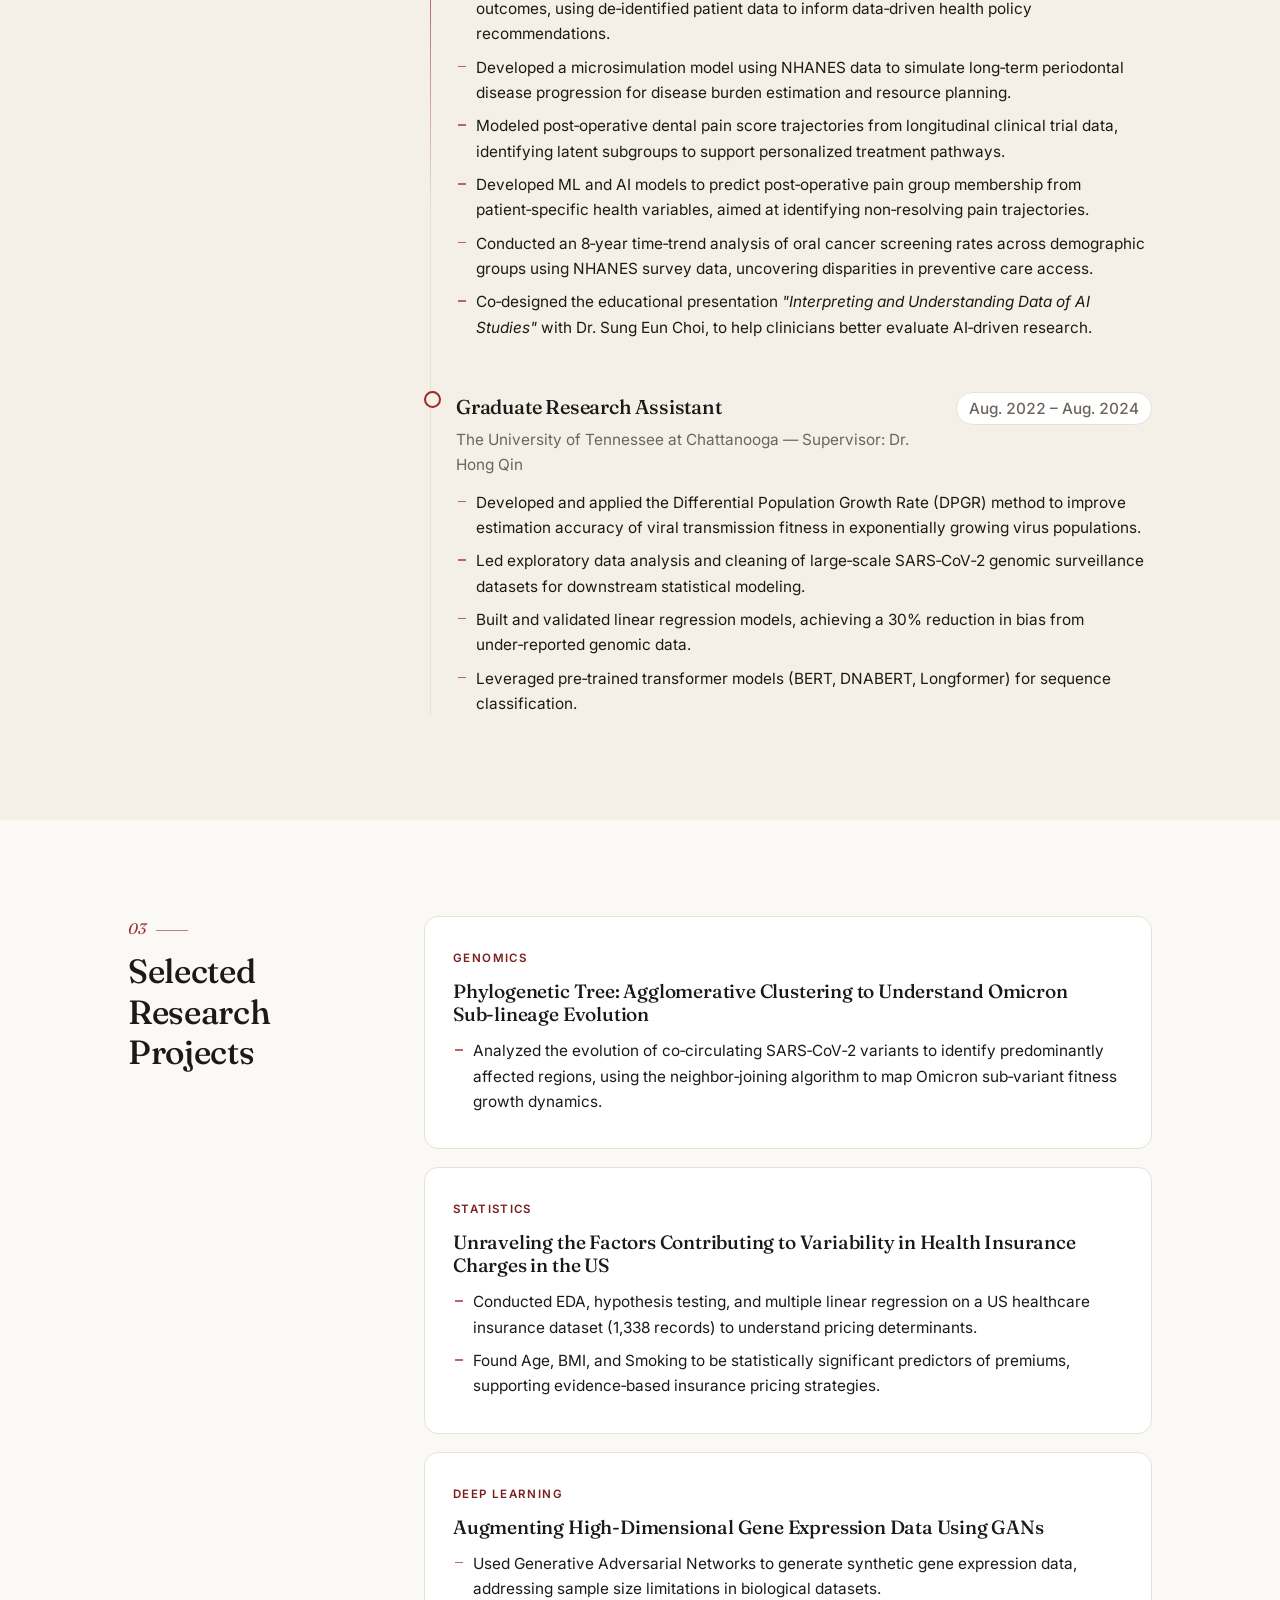
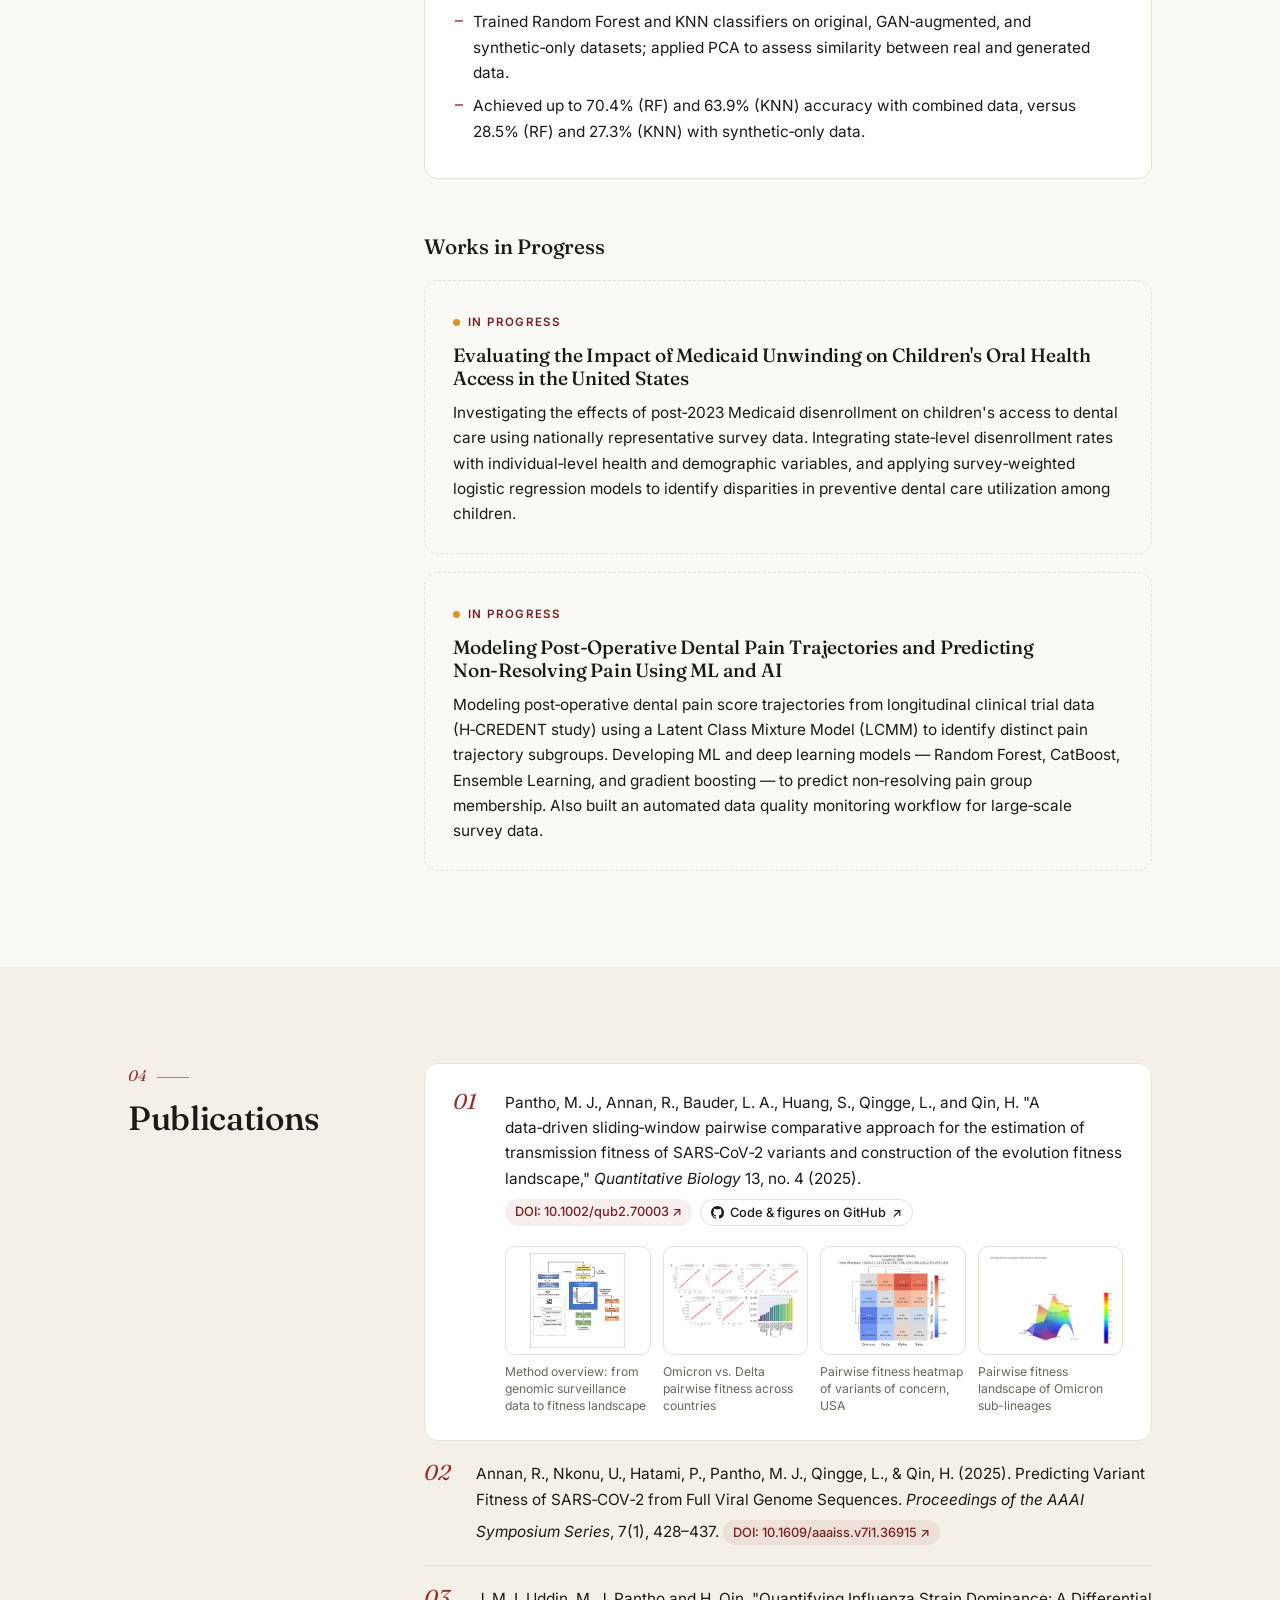
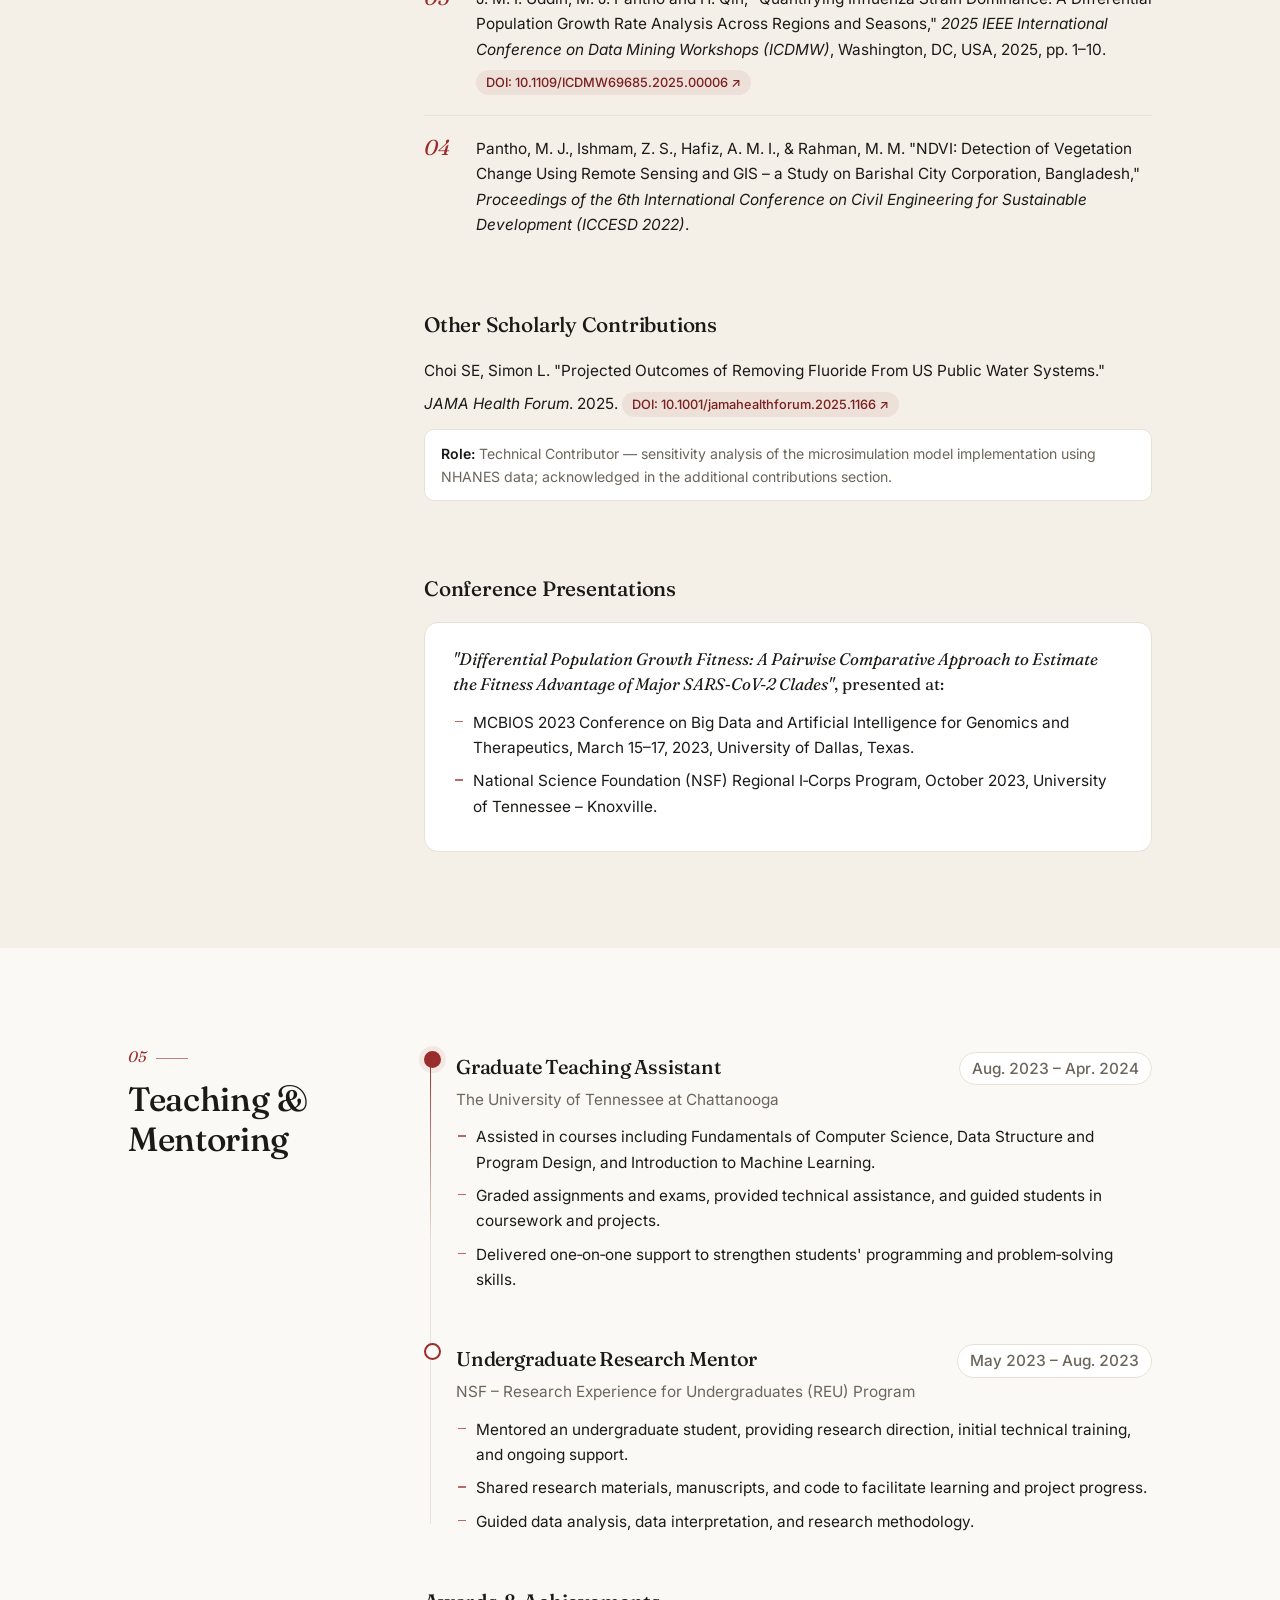
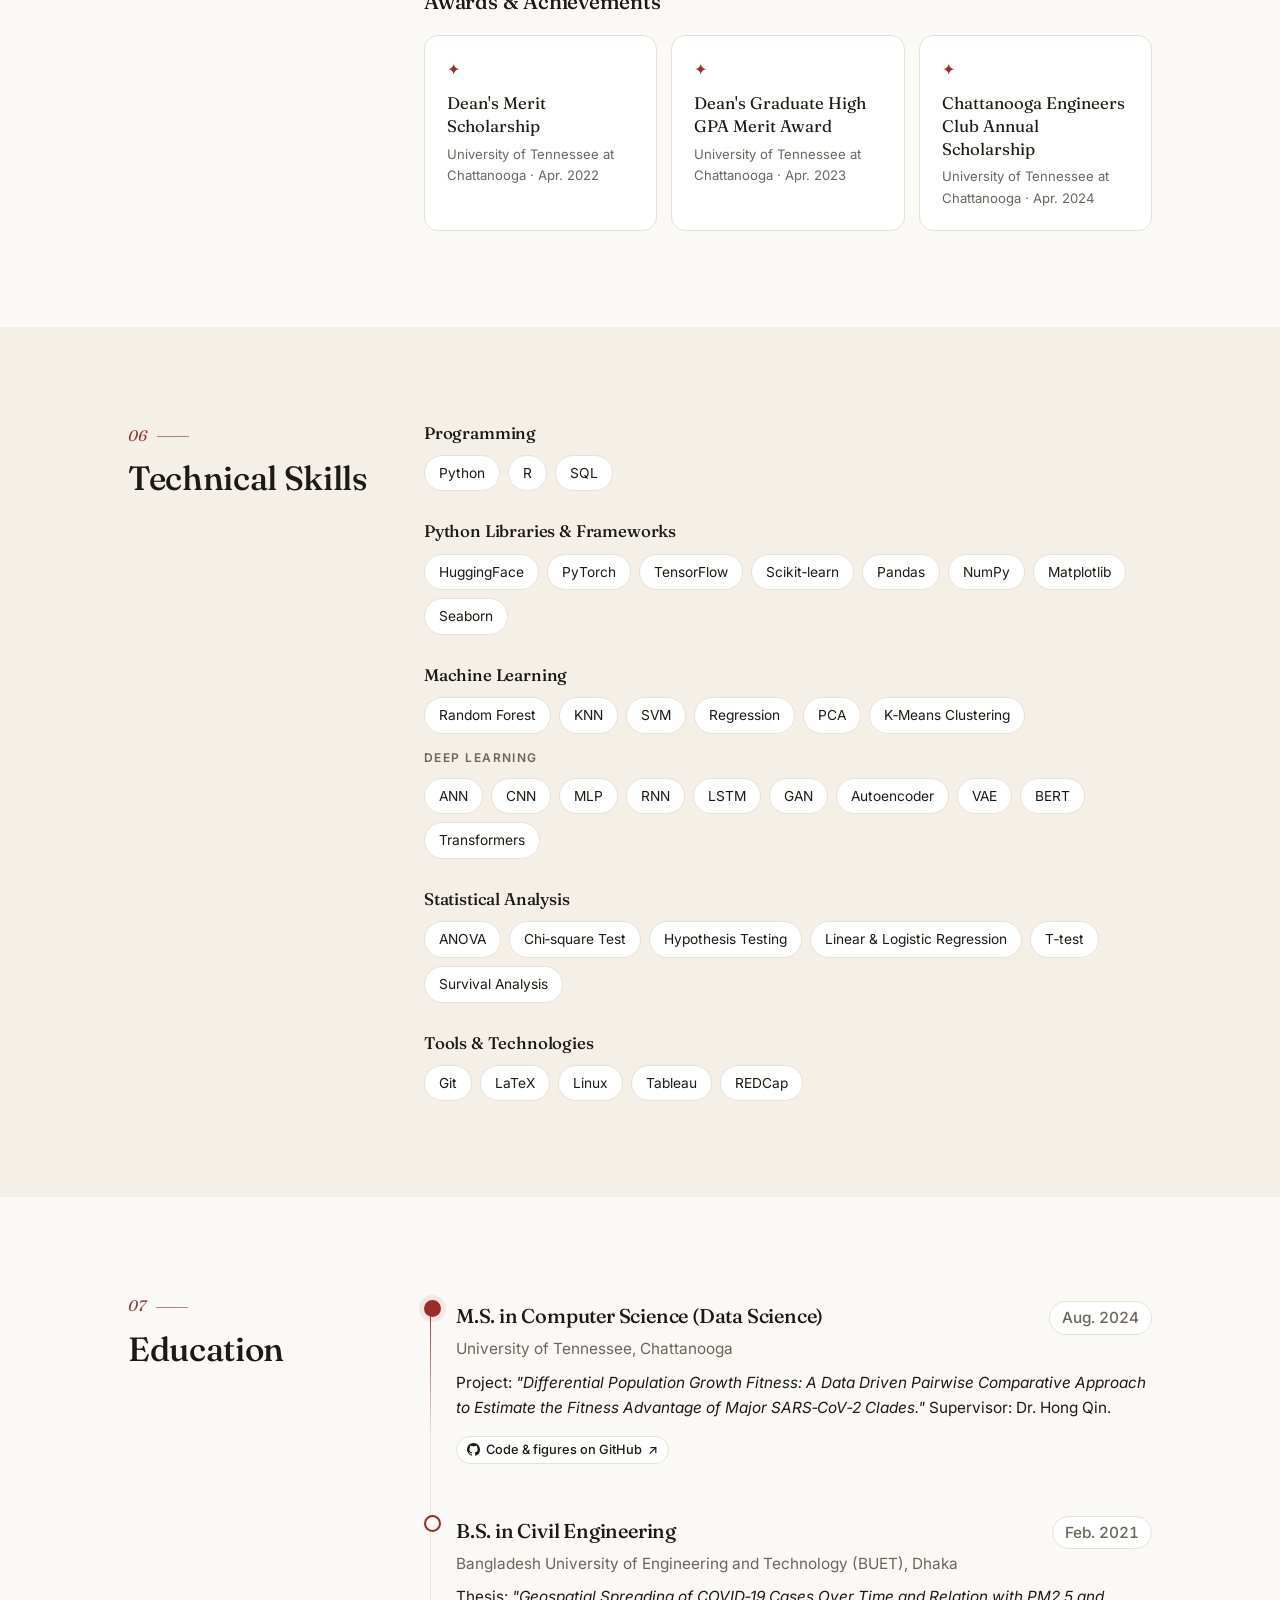
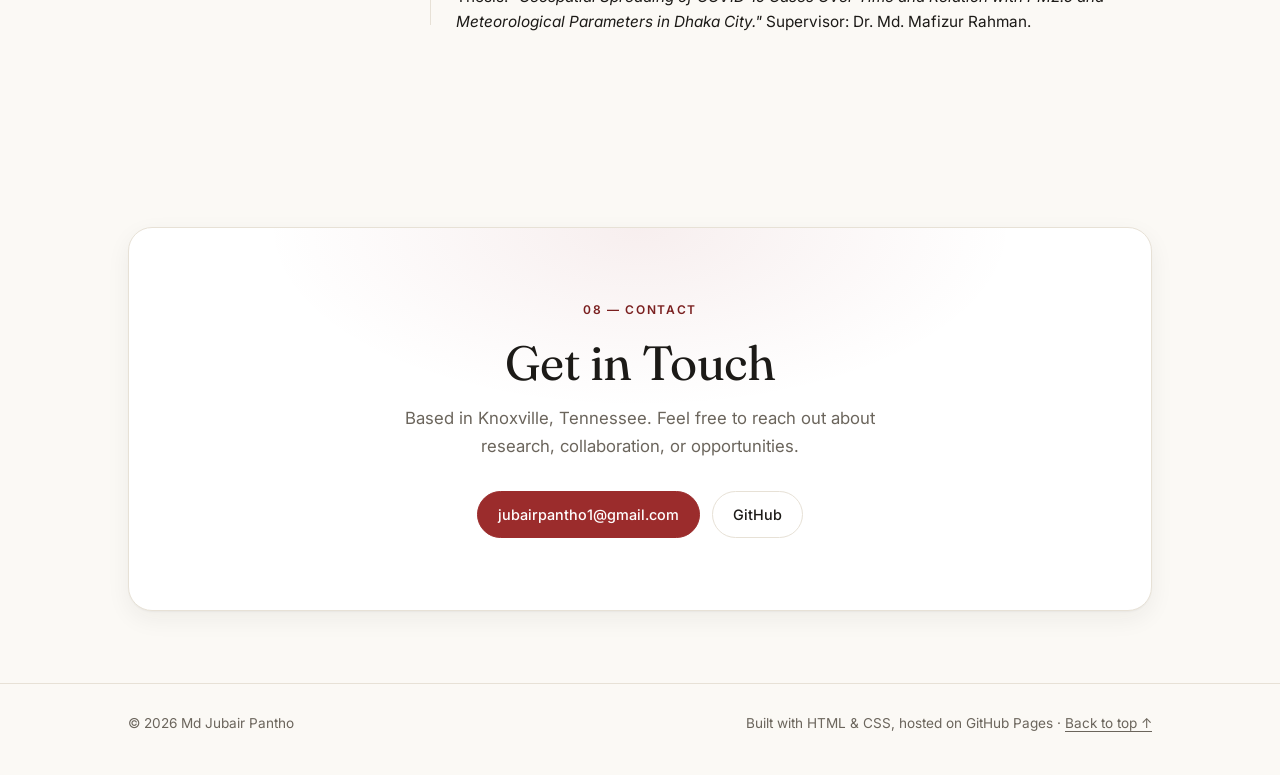
<file: jobs/index.html>
<!DOCTYPE html>
<html lang="en">
<head>
<meta charset="UTF-8">
<meta name="viewport" content="width=device-width, initial-scale=1.0">
<title>Md Jubair Pantho</title>
<!-- <meta name="description" content="Md Jubair Pantho — Ph.D. student in Data Science and Engineering at UT Knoxville. Machine learning, biostatistics, and radioactive drug design for cancer treatment."> -->
<meta name="description" content="Md Jubair Pantho — Biostatistician and data scientist. Machine learning, biostatistics, and health data analysis.">
<meta name="robots" content="noindex">
<meta name="theme-color" content="#fbf9f5" media="(prefers-color-scheme: light)">
<meta name="theme-color" content="#141311" media="(prefers-color-scheme: dark)">
<link rel="preconnect" href="https://fonts.googleapis.com">
<link rel="preconnect" href="https://fonts.gstatic.com" crossorigin>
<link href="https://fonts.googleapis.com/css2?family=Fraunces:opsz,wght@9..144,400;9..144,500;9..144,600&family=Inter:wght@400;500;600&display=swap" rel="stylesheet">
<link rel="stylesheet" href="../style.css">
<script>document.documentElement.classList.add("js");</script>
</head>
<body>

<header class="site-header" id="siteHeader">
  <div class="wrap header-inner">
    <a class="brand" href="#top"><span class="brand-mark">MJ</span> Pantho</a>
    <button class="nav-toggle" id="navToggle" aria-label="Toggle menu" aria-expanded="false">
      <span></span><span></span><span></span>
    </button>
    <nav id="siteNav">
      <a href="#about">About</a>
      <a href="#experience">Experience</a>
      <a href="#projects">Projects</a>
      <a href="#publications">Publications</a>
      <a href="#teaching">Teaching</a>
      <a href="#skills">Skills</a>
      <a href="#education">Education</a>
      <a href="#contact">Contact</a>
    </nav>
  </div>
</header>

<main>

  <section id="top" class="hero">
    <div class="wrap hero-grid">
      <div class="hero-text">
        <!-- <p class="status"><span class="status-dot"></span>Currently: ML for radioactive drug design</p> -->
        <p class="status"><span class="status-dot"></span>Open to biostatistician &amp; data analyst roles</p>
        <!-- <p class="eyebrow">Ph.D. Student, Data Science and Engineering</p> -->
        <p class="eyebrow">Biostatistician · Data Scientist</p>
        <h1>Md Jubair <em>Pantho</em></h1>
        <!-- <p class="hero-sub">University of Tennessee, Knoxville</p> -->
        <p class="hero-sub">M.S. in Computer Science (Data Science)</p>
        <!-- <p class="hero-tagline">I work at the intersection of machine learning, biostatistics, and health data — currently applying ML to the design and improvement of radioactive drugs for cancer treatment.</p> -->
        <p class="hero-tagline">I work at the intersection of machine learning, biostatistics, and health data — turning clinical and population health data into rigorous, actionable insights.</p>
        <div class="hero-links">
          <a class="btn btn-primary" href="mailto:jubairpantho1@gmail.com">Email me <span aria-hidden="true">→</span></a>
          <a class="btn" href="https://github.com/jubair231dd" target="_blank" rel="noopener">GitHub</a>
          <a class="btn" href="https://drive.google.com/file/d/1c8ExT2GfpGkTWtAVQOeHUaZ7ukesh0BW/view?usp=sharing" target="_blank" rel="noopener">View CV (PDF)</a>
        </div>
      </div>

      <div class="hero-art" aria-hidden="true">
        <svg viewBox="0 0 400 400" class="network">
          <g class="edges">
            <line x1="200" y1="200" x2="110" y2="110"/>
            <line x1="200" y1="200" x2="300" y2="95"/>
            <line x1="200" y1="200" x2="320" y2="240"/>
            <line x1="200" y1="200" x2="150" y2="310"/>
            <line x1="200" y1="200" x2="70" y2="215"/>
            <line x1="110" y1="110" x2="190" y2="55"/>
            <line x1="190" y1="55" x2="300" y2="95"/>
            <line x1="300" y1="95" x2="350" y2="170"/>
            <line x1="350" y1="170" x2="320" y2="240"/>
            <line x1="320" y1="240" x2="265" y2="335"/>
            <line x1="265" y1="335" x2="150" y2="310"/>
            <line x1="150" y1="310" x2="70" y2="215"/>
            <line x1="70" y1="215" x2="110" y2="110"/>
            <line x1="110" y1="110" x2="45" y2="140"/>
            <line x1="265" y1="335" x2="320" y2="360"/>
          </g>
          <g class="rings">
            <circle cx="200" cy="200" r="150"/>
            <circle cx="200" cy="200" r="95"/>
          </g>
          <g class="nodes">
            <circle cx="110" cy="110" r="7"/>
            <circle cx="300" cy="95" r="9"/>
            <circle cx="320" cy="240" r="7"/>
            <circle cx="150" cy="310" r="8"/>
            <circle cx="70" cy="215" r="6"/>
            <circle cx="190" cy="55" r="5"/>
            <circle cx="350" cy="170" r="5"/>
            <circle cx="265" cy="335" r="6"/>
            <circle cx="45" cy="140" r="4"/>
            <circle cx="320" cy="360" r="4"/>
          </g>
          <circle class="core-glow" cx="200" cy="200" r="34"/>
          <circle class="core" cx="200" cy="200" r="16"/>
        </svg>
      </div>
    </div>

    <div class="wrap">
      <dl class="facts">
        <!-- <div><dt>Now</dt><dd>Ph.D., UT Knoxville</dd></div> -->
        <div><dt>Most recently</dt><dd>Harvard School of Dental Medicine</dd></div>
        <div><dt>Education</dt><dd>M.S., Data Science</dd></div>
        <div><dt>Publications</dt><dd>4 peer‑reviewed</dd></div>
      </dl>
    </div>
  </section>

  <section id="about" class="section">
    <div class="wrap section-grid">
      <header class="section-head"><span class="section-num">01</span><h2>About</h2></header>
      <div class="section-body prose reveal">
        <!-- <p class="lead">I'm pursuing a Ph.D. in <strong>Data Science and Engineering (DSE)</strong> at the University of Tennessee, Knoxville. My current research focuses on using machine learning to design and improve radioactive drugs for cancer treatment.</p> -->
        <p class="lead">I'm a biostatistician and data scientist who uses machine learning and rigorous statistical methods to answer questions in health and clinical research.</p>
        <p>Most recently, I worked as a Research Associate/Biostatistician at the <strong>Harvard School of Dental Medicine</strong>, where I provided quantitative and statistical support for clinical research on oral health outcomes and developed machine learning models to predict post‑operative dental pain trajectories from longitudinal clinical trial data.</p>
        <p>I hold an M.S. in Computer Science (Data Science) from the University of Tennessee at Chattanooga, where my research focused on estimating the transmission fitness advantage of SARS‑CoV‑2 variants. Before that, I completed a B.S. in Civil Engineering at BUET, with a thesis on geospatial analysis of COVID‑19 spread using GIS and remote sensing.</p>
        <blockquote>Across these projects, my focus has stayed consistent: using data‑driven, statistically rigorous methods to answer questions that matter for public health.</blockquote>
      </div>
    </div>
  </section>

  <section id="experience" class="section alt">
    <div class="wrap section-grid">
      <header class="section-head"><span class="section-num">02</span><h2>Research Experience</h2></header>
      <div class="section-body timeline">

        <article class="entry reveal">
          <div class="entry-head">
            <div>
              <h3>Research Associate / Biostatistician</h3>
              <p class="entry-org">Harvard School of Dental Medicine, Boston, MA — Supervisor: Dr. Sung Eun Choi</p>
            </div>
            <p class="entry-date">Dec. 2024 – Jun. 2026</p>
          </div>
          <ul>
            <li>Provided quantitative and statistical support to a clinical research initiative on oral health outcomes, using de‑identified patient data to inform data‑driven health policy recommendations.</li>
            <li>Developed a microsimulation model using NHANES data to simulate long‑term periodontal disease progression for disease burden estimation and resource planning.</li>
            <li>Modeled post‑operative dental pain score trajectories from longitudinal clinical trial data, identifying latent subgroups to support personalized treatment pathways.</li>
            <li>Developed ML and AI models to predict post‑operative pain group membership from patient‑specific health variables, aimed at identifying non‑resolving pain trajectories.</li>
            <li>Conducted an 8‑year time‑trend analysis of oral cancer screening rates across demographic groups using NHANES survey data, uncovering disparities in preventive care access.</li>
            <li>Co‑designed the educational presentation <em>"Interpreting and Understanding Data of AI Studies"</em> with Dr. Sung Eun Choi, to help clinicians better evaluate AI‑driven research.</li>
          </ul>
        </article>

        <article class="entry reveal">
          <div class="entry-head">
            <div>
              <h3>Graduate Research Assistant</h3>
              <p class="entry-org">The University of Tennessee at Chattanooga — Supervisor: Dr. Hong Qin</p>
            </div>
            <p class="entry-date">Aug. 2022 – Aug. 2024</p>
          </div>
          <ul>
            <li>Developed and applied the Differential Population Growth Rate (DPGR) method to improve estimation accuracy of viral transmission fitness in exponentially growing virus populations.</li>
            <li>Led exploratory data analysis and cleaning of large‑scale SARS‑CoV‑2 genomic surveillance datasets for downstream statistical modeling.</li>
            <li>Built and validated linear regression models, achieving a 30% reduction in bias from under‑reported genomic data.</li>
            <li>Leveraged pre‑trained transformer models (BERT, DNABERT, Longformer) for sequence classification.</li>
          </ul>
        </article>
      </div>
    </div>
  </section>

  <section id="projects" class="section">
    <div class="wrap section-grid">
      <header class="section-head"><span class="section-num">03</span><h2>Selected Research Projects</h2></header>
      <div class="section-body">
        <div class="cards">
          <article class="card reveal">
            <p class="card-tag">Genomics</p>
            <h3>Phylogenetic Tree: Agglomerative Clustering to Understand Omicron Sub‑lineage Evolution</h3>
            <ul>
              <li>Analyzed the evolution of co‑circulating SARS‑CoV‑2 variants to identify predominantly affected regions, using the neighbor‑joining algorithm to map Omicron sub‑variant fitness growth dynamics.</li>
            </ul>
          </article>

          <article class="card reveal">
            <p class="card-tag">Statistics</p>
            <h3>Unraveling the Factors Contributing to Variability in Health Insurance Charges in the US</h3>
            <ul>
              <li>Conducted EDA, hypothesis testing, and multiple linear regression on a US healthcare insurance dataset (1,338 records) to understand pricing determinants.</li>
              <li>Found Age, BMI, and Smoking to be statistically significant predictors of premiums, supporting evidence‑based insurance pricing strategies.</li>
            </ul>
          </article>

          <article class="card reveal">
            <p class="card-tag">Deep Learning</p>
            <h3>Augmenting High‑Dimensional Gene Expression Data Using GANs</h3>
            <ul>
              <li>Used Generative Adversarial Networks to generate synthetic gene expression data, addressing sample size limitations in biological datasets.</li>
              <li>Trained Random Forest and KNN classifiers on original, GAN‑augmented, and synthetic‑only datasets; applied PCA to assess similarity between real and generated data.</li>
              <li>Achieved up to 70.4% (RF) and 63.9% (KNN) accuracy with combined data, versus 28.5% (RF) and 27.3% (KNN) with synthetic‑only data.</li>
            </ul>
          </article>
        </div>

        <h3 class="sub-heading">Works in Progress</h3>

        <div class="cards">
          <article class="card card-wip reveal">
            <p class="card-tag"><span class="pulse"></span>In progress</p>
            <h3>Evaluating the Impact of Medicaid Unwinding on Children's Oral Health Access in the United States</h3>
            <p>Investigating the effects of post‑2023 Medicaid disenrollment on children's access to dental care using nationally representative survey data. Integrating state‑level disenrollment rates with individual‑level health and demographic variables, and applying survey‑weighted logistic regression models to identify disparities in preventive dental care utilization among children.</p>
          </article>

          <article class="card card-wip reveal">
            <p class="card-tag"><span class="pulse"></span>In progress</p>
            <h3>Modeling Post‑Operative Dental Pain Trajectories and Predicting Non‑Resolving Pain Using ML and AI</h3>
            <p>Modeling post‑operative dental pain score trajectories from longitudinal clinical trial data (H‑CREDENT study) using a Latent Class Mixture Model (LCMM) to identify distinct pain trajectory subgroups. Developing ML and deep learning models — Random Forest, CatBoost, Ensemble Learning, and gradient boosting — to predict non‑resolving pain group membership. Also built an automated data quality monitoring workflow for large‑scale survey data.</p>
          </article>
        </div>
      </div>
    </div>
  </section>

  <section id="publications" class="section alt">
    <div class="wrap section-grid">
      <header class="section-head"><span class="section-num">04</span><h2>Publications</h2></header>
      <div class="section-body">
        <ol class="pub-list numbered">
          <li class="reveal featured">Pantho, M. J., Annan, R., Bauder, L. A., Huang, S., Qingge, L., and Qin, H. "A data‑driven sliding‑window pairwise comparative approach for the estimation of transmission fitness of SARS‑CoV‑2 variants and construction of the evolution fitness landscape," <em>Quantitative Biology</em> 13, no. 4 (2025). <span class="pub-links"><a class="doi" href="https://doi.org/10.1002/qub2.70003" target="_blank" rel="noopener">DOI: 10.1002/qub2.70003</a><a class="doi code" href="https://github.com/QinLab/DPGR2024" target="_blank" rel="noopener"><svg viewBox="0 0 16 16" aria-hidden="true"><path fill="currentColor" d="M8 0C3.58 0 0 3.58 0 8c0 3.54 2.29 6.53 5.47 7.59.4.07.55-.17.55-.38 0-.19-.01-.82-.01-1.49-2.01.37-2.53-.49-2.69-.94-.09-.23-.48-.94-.82-1.13-.28-.15-.68-.52-.01-.53.63-.01 1.08.58 1.23.82.72 1.21 1.87.87 2.33.66.07-.52.28-.87.51-1.07-1.78-.2-3.64-.89-3.64-3.95 0-.87.31-1.59.82-2.15-.08-.2-.36-1.02.08-2.12 0 0 .67-.21 2.2.82.64-.18 1.32-.27 2-.27.68 0 1.36.09 2 .27 1.53-1.04 2.2-.82 2.2-.82.44 1.1.16 1.92.08 2.12.51.56.82 1.27.82 2.15 0 3.07-1.87 3.75-3.65 3.95.29.25.54.73.54 1.48 0 1.07-.01 1.93-.01 2.2 0 .21.15.46.55.38A8.013 8.013 0 0016 8c0-4.42-3.58-8-8-8z"/></svg>Code &amp; figures on GitHub</a></span>
            <div class="figs">
              <button type="button" class="fig" data-full="../img/dpgr/method.jpg" data-caption="Method overview: from genomic surveillance data to fitness landscape">
                <span class="fig-img"><img src="../img/dpgr/method-thumb.jpg" alt="Method overview: from genomic surveillance data to fitness landscape" loading="lazy"></span>
                <span class="fig-cap">Method overview: from genomic surveillance data to fitness landscape</span>
              </button>
              <button type="button" class="fig" data-full="../img/dpgr/omicron-delta.jpg" data-caption="Omicron vs. Delta pairwise fitness across countries">
                <span class="fig-img"><img src="../img/dpgr/omicron-delta-thumb.jpg" alt="Omicron vs. Delta pairwise fitness across countries" loading="lazy"></span>
                <span class="fig-cap">Omicron vs. Delta pairwise fitness across countries</span>
              </button>
              <button type="button" class="fig" data-full="../img/dpgr/heatmap-usa.jpg" data-caption="Pairwise fitness heatmap of variants of concern, USA">
                <span class="fig-img"><img src="../img/dpgr/heatmap-usa-thumb.jpg" alt="Pairwise fitness heatmap of variants of concern, USA" loading="lazy"></span>
                <span class="fig-cap">Pairwise fitness heatmap of variants of concern, USA</span>
              </button>
              <button type="button" class="fig" data-full="../img/dpgr/landscape.jpg" data-caption="Pairwise fitness landscape of Omicron sub-lineages">
                <span class="fig-img"><img src="../img/dpgr/landscape-thumb.jpg" alt="Pairwise fitness landscape of Omicron sub-lineages" loading="lazy"></span>
                <span class="fig-cap">Pairwise fitness landscape of Omicron sub-lineages</span>
              </button>
            </div></li>
          <li class="reveal">Annan, R., Nkonu, U., Hatami, P., Pantho, M. J., Qingge, L., &amp; Qin, H. (2025). Predicting Variant Fitness of SARS‑COV‑2 from Full Viral Genome Sequences. <em>Proceedings of the AAAI Symposium Series</em>, 7(1), 428–437. <a class="doi" href="https://doi.org/10.1609/aaaiss.v7i1.36915" target="_blank" rel="noopener">DOI: 10.1609/aaaiss.v7i1.36915</a></li>
          <li class="reveal">J. M. I. Uddin, M. J. Pantho and H. Qin, "Quantifying Influenza Strain Dominance: A Differential Population Growth Rate Analysis Across Regions and Seasons," <em>2025 IEEE International Conference on Data Mining Workshops (ICDMW)</em>, Washington, DC, USA, 2025, pp. 1–10. <a class="doi" href="https://doi.org/10.1109/ICDMW69685.2025.00006" target="_blank" rel="noopener">DOI: 10.1109/ICDMW69685.2025.00006</a></li>
          <li class="reveal">Pantho, M. J., Ishmam, Z. S., Hafiz, A. M. I., &amp; Rahman, M. M. "NDVI: Detection of Vegetation Change Using Remote Sensing and GIS – a Study on Barishal City Corporation, Bangladesh," <em>Proceedings of the 6th International Conference on Civil Engineering for Sustainable Development (ICCESD 2022)</em>.</li>
        </ol>

        <h3 class="sub-heading">Other Scholarly Contributions</h3>
        <ul class="pub-list">
          <li class="reveal">Choi SE, Simon L. "Projected Outcomes of Removing Fluoride From US Public Water Systems." <em>JAMA Health Forum</em>. 2025. <a class="doi" href="https://doi.org/10.1001/jamahealthforum.2025.1166" target="_blank" rel="noopener">DOI: 10.1001/jamahealthforum.2025.1166</a><span class="role"><strong>Role:</strong> Technical Contributor — sensitivity analysis of the microsimulation model implementation using NHANES data; acknowledged in the additional contributions section.</span></li>
        </ul>

        <h3 class="sub-heading">Conference Presentations</h3>
        <div class="talk reveal">
          <p class="talk-title"><em>"Differential Population Growth Fitness: A Pairwise Comparative Approach to Estimate the Fitness Advantage of Major SARS‑CoV‑2 Clades"</em>, presented at:</p>
          <ul>
            <li>MCBIOS 2023 Conference on Big Data and Artificial Intelligence for Genomics and Therapeutics, March 15–17, 2023, University of Dallas, Texas.</li>
            <li>National Science Foundation (NSF) Regional I‑Corps Program, October 2023, University of Tennessee – Knoxville.</li>
          </ul>
        </div>
      </div>
    </div>
  </section>

  <section id="teaching" class="section">
    <div class="wrap section-grid">
      <header class="section-head"><span class="section-num">05</span><h2>Teaching &amp; Mentoring</h2></header>
      <div class="section-body">
        <div class="timeline">
          <article class="entry reveal">
            <div class="entry-head">
              <div>
                <h3>Graduate Teaching Assistant</h3>
                <p class="entry-org">The University of Tennessee at Chattanooga</p>
              </div>
              <p class="entry-date">Aug. 2023 – Apr. 2024</p>
            </div>
            <ul>
              <li>Assisted in courses including Fundamentals of Computer Science, Data Structure and Program Design, and Introduction to Machine Learning.</li>
              <li>Graded assignments and exams, provided technical assistance, and guided students in coursework and projects.</li>
              <li>Delivered one‑on‑one support to strengthen students' programming and problem‑solving skills.</li>
            </ul>
          </article>

          <article class="entry reveal">
            <div class="entry-head">
              <div>
                <h3>Undergraduate Research Mentor</h3>
                <p class="entry-org">NSF – Research Experience for Undergraduates (REU) Program</p>
              </div>
              <p class="entry-date">May 2023 – Aug. 2023</p>
            </div>
            <ul>
              <li>Mentored an undergraduate student, providing research direction, initial technical training, and ongoing support.</li>
              <li>Shared research materials, manuscripts, and code to facilitate learning and project progress.</li>
              <li>Guided data analysis, data interpretation, and research methodology.</li>
            </ul>
          </article>
        </div>

        <h3 class="sub-heading">Awards &amp; Achievements</h3>
        <ul class="awards">
          <li class="reveal"><span class="award-name">Dean's Merit Scholarship</span><span class="award-meta">University of Tennessee at Chattanooga · Apr. 2022</span></li>
          <li class="reveal"><span class="award-name">Dean's Graduate High GPA Merit Award</span><span class="award-meta">University of Tennessee at Chattanooga · Apr. 2023</span></li>
          <li class="reveal"><span class="award-name">Chattanooga Engineers Club Annual Scholarship</span><span class="award-meta">University of Tennessee at Chattanooga · Apr. 2024</span></li>
        </ul>
      </div>
    </div>
  </section>

  <section id="skills" class="section alt">
    <div class="wrap section-grid">
      <header class="section-head"><span class="section-num">06</span><h2>Technical Skills</h2></header>
      <div class="section-body skills">
        <div class="skill-group reveal">
          <h4>Programming</h4>
          <ul class="chips"><li>Python</li><li>R</li><li>SQL</li></ul>
        </div>
        <div class="skill-group reveal">
          <h4>Python Libraries &amp; Frameworks</h4>
          <ul class="chips"><li>HuggingFace</li><li>PyTorch</li><li>TensorFlow</li><li>Scikit‑learn</li><li>Pandas</li><li>NumPy</li><li>Matplotlib</li><li>Seaborn</li></ul>
        </div>
        <div class="skill-group reveal">
          <h4>Machine Learning</h4>
          <ul class="chips"><li>Random Forest</li><li>KNN</li><li>SVM</li><li>Regression</li><li>PCA</li><li>K‑Means Clustering</li></ul>
          <p class="chips-label">Deep Learning</p>
          <ul class="chips"><li>ANN</li><li>CNN</li><li>MLP</li><li>RNN</li><li>LSTM</li><li>GAN</li><li>Autoencoder</li><li>VAE</li><li>BERT</li><li>Transformers</li></ul>
        </div>
        <div class="skill-group reveal">
          <h4>Statistical Analysis</h4>
          <ul class="chips"><li>ANOVA</li><li>Chi‑square Test</li><li>Hypothesis Testing</li><li>Linear &amp; Logistic Regression</li><li>T‑test</li><li>Survival Analysis</li></ul>
        </div>
        <div class="skill-group reveal">
          <h4>Tools &amp; Technologies</h4>
          <ul class="chips"><li>Git</li><li>LaTeX</li><li>Linux</li><li>Tableau</li><li>REDCap</li></ul>
        </div>
      </div>
    </div>
  </section>

  <section id="education" class="section">
    <div class="wrap section-grid">
      <header class="section-head"><span class="section-num">07</span><h2>Education</h2></header>
      <div class="section-body timeline">

        <!-- <article class="entry is-current reveal">
          <div class="entry-head">
            <div>
              <h3>Ph.D. in Data Science and Engineering (DSE)</h3>
              <p class="entry-org">University of Tennessee, Knoxville</p>
            </div>
            <p class="entry-date badge">In progress</p>
          </div>
          <p>Research focus: applying machine learning to the design and improvement of radioactive drugs for cancer treatment.</p>
        </article> -->

        <article class="entry reveal">
          <div class="entry-head">
            <div>
              <h3>M.S. in Computer Science (Data Science)</h3>
              <p class="entry-org">University of Tennessee, Chattanooga</p>
            </div>
            <p class="entry-date">Aug. 2024</p>
          </div>
          <p>Project: <em>"Differential Population Growth Fitness: A Data Driven Pairwise Comparative Approach to Estimate the Fitness Advantage of Major SARS‑CoV‑2 Clades."</em> Supervisor: Dr. Hong Qin.</p>
          <p><a class="doi code" href="https://github.com/QinLab/DPGR2024" target="_blank" rel="noopener"><svg viewBox="0 0 16 16" aria-hidden="true"><path fill="currentColor" d="M8 0C3.58 0 0 3.58 0 8c0 3.54 2.29 6.53 5.47 7.59.4.07.55-.17.55-.38 0-.19-.01-.82-.01-1.49-2.01.37-2.53-.49-2.69-.94-.09-.23-.48-.94-.82-1.13-.28-.15-.68-.52-.01-.53.63-.01 1.08.58 1.23.82.72 1.21 1.87.87 2.33.66.07-.52.28-.87.51-1.07-1.78-.2-3.64-.89-3.64-3.95 0-.87.31-1.59.82-2.15-.08-.2-.36-1.02.08-2.12 0 0 .67-.21 2.2.82.64-.18 1.32-.27 2-.27.68 0 1.36.09 2 .27 1.53-1.04 2.2-.82 2.2-.82.44 1.1.16 1.92.08 2.12.51.56.82 1.27.82 2.15 0 3.07-1.87 3.75-3.65 3.95.29.25.54.73.54 1.48 0 1.07-.01 1.93-.01 2.2 0 .21.15.46.55.38A8.013 8.013 0 0016 8c0-4.42-3.58-8-8-8z"/></svg>Code &amp; figures on GitHub</a></p>
        </article>

        <article class="entry reveal">
          <div class="entry-head">
            <div>
              <h3>B.S. in Civil Engineering</h3>
              <p class="entry-org">Bangladesh University of Engineering and Technology (BUET), Dhaka</p>
            </div>
            <p class="entry-date">Feb. 2021</p>
          </div>
          <p>Thesis: <em>"Geospatial Spreading of COVID‑19 Cases Over Time and Relation with PM2.5 and Meteorological Parameters in Dhaka City."</em> Supervisor: Dr. Md. Mafizur Rahman.</p>
        </article>
      </div>
    </div>
  </section>

  <section id="contact" class="section contact">
    <div class="wrap">
      <div class="contact-card reveal">
        <p class="eyebrow">08 — Contact</p>
        <h2>Get in Touch</h2>
        <p>Based in Knoxville, Tennessee. Feel free to reach out about research, collaboration, or opportunities.</p>
        <div class="hero-links">
          <a class="btn btn-primary" href="mailto:jubairpantho1@gmail.com">jubairpantho1@gmail.com</a>
          <a class="btn" href="https://github.com/jubair231dd" target="_blank" rel="noopener">GitHub</a>
        </div>
      </div>
    </div>
  </section>

</main>

<footer class="site-footer">
  <div class="wrap footer-inner">
    <p>&copy; <span id="year"></span> Md Jubair Pantho</p>
    <p>Built with HTML &amp; CSS, hosted on GitHub Pages · <a href="#top">Back to top ↑</a></p>
  </div>
</footer>

<dialog class="lightbox" id="lightbox">
  <button type="button" class="lightbox-close" aria-label="Close">&times;</button>
  <figure><img alt=""><figcaption></figcaption></figure>
</dialog>

<script src="../script.js"></script>
</body>
</html>
</file>
<file: style.css>
:root {
  --bg: #fbf9f5;
  --bg-alt: #f4f0e8;
  --surface: #ffffff;
  --text: #1c1a17;
  --text-muted: #6b655c;
  --accent: #9b2c2c;
  --accent-strong: #7a1f1f;
  --accent-soft: rgba(155, 44, 44, 0.08);
  --border: #e7e1d6;
  --shadow: 0 1px 2px rgba(28, 26, 23, 0.04), 0 8px 24px rgba(28, 26, 23, 0.06);
  --shadow-lg: 0 2px 4px rgba(28, 26, 23, 0.04), 0 18px 40px rgba(28, 26, 23, 0.1);
  --header-bg: rgba(251, 249, 245, 0.8);
  --serif: "Fraunces", "Source Serif 4", Georgia, serif;
  --sans: "Inter", -apple-system, BlinkMacSystemFont, "Segoe UI", sans-serif;
  --radius: 14px;
  --ease: cubic-bezier(0.22, 1, 0.36, 1);
}

@media (prefers-color-scheme: dark) {
  :root {
    --bg: #141311;
    --bg-alt: #1a1916;
    --surface: #201e1b;
    --text: #efebe4;
    --text-muted: #a8a196;
    --accent: #e8907f;
    --accent-strong: #f2ad9f;
    --accent-soft: rgba(232, 144, 127, 0.1);
    --border: #2f2c28;
    --shadow: 0 1px 2px rgba(0, 0, 0, 0.3), 0 8px 24px rgba(0, 0, 0, 0.25);
    --shadow-lg: 0 2px 4px rgba(0, 0, 0, 0.3), 0 18px 40px rgba(0, 0, 0, 0.4);
    --header-bg: rgba(20, 19, 17, 0.78);
  }
}

* { box-sizing: border-box; }

html {
  scroll-behavior: smooth;
  scroll-padding-top: 80px;
}

body {
  margin: 0;
  background: var(--bg);
  color: var(--text);
  font-family: var(--sans);
  font-size: 16px;
  line-height: 1.65;
  -webkit-font-smoothing: antialiased;
  text-rendering: optimizeLegibility;
}

::selection { background: var(--accent); color: #fff; }

.wrap {
  max-width: 1080px;
  margin: 0 auto;
  padding: 0 28px;
}

h1, h2, h3, h4 {
  font-family: var(--serif);
  font-weight: 500;
  color: var(--text);
  line-height: 1.2;
  letter-spacing: -0.01em;
}

a {
  color: var(--accent-strong);
  text-decoration-thickness: 1px;
  text-underline-offset: 3px;
}

/* ---------- Header ---------- */
.site-header {
  position: sticky;
  top: 0;
  z-index: 50;
  background: var(--header-bg);
  backdrop-filter: saturate(180%) blur(14px);
  -webkit-backdrop-filter: saturate(180%) blur(14px);
  border-bottom: 1px solid transparent;
  transition: border-color 0.3s, box-shadow 0.3s;
}
.site-header.scrolled {
  border-bottom-color: var(--border);
  box-shadow: 0 4px 20px rgba(0, 0, 0, 0.04);
}

.header-inner {
  display: flex;
  align-items: center;
  justify-content: space-between;
  height: 68px;
}

.brand {
  display: inline-flex;
  align-items: center;
  gap: 10px;
  font-family: var(--serif);
  font-weight: 500;
  font-size: 1.1rem;
  text-decoration: none;
  color: var(--text);
}
.brand-mark {
  display: inline-grid;
  place-items: center;
  width: 34px;
  height: 34px;
  border-radius: 50%;
  background: var(--accent);
  color: #fff;
  font-size: 0.8rem;
  font-weight: 600;
  letter-spacing: 0.02em;
}
@media (prefers-color-scheme: dark) {
  .brand-mark { color: #1a1916; }
}

#siteNav {
  display: flex;
  gap: 4px;
}

#siteNav a {
  position: relative;
  text-decoration: none;
  color: var(--text-muted);
  font-size: 0.88rem;
  font-weight: 500;
  padding: 6px 10px;
  border-radius: 999px;
  transition: color 0.2s, background 0.2s;
}
#siteNav a:hover { color: var(--text); background: var(--accent-soft); }
#siteNav a.active { color: var(--accent-strong); background: var(--accent-soft); }

.nav-toggle {
  display: none;
  flex-direction: column;
  gap: 5px;
  background: none;
  border: none;
  cursor: pointer;
  padding: 10px;
}
.nav-toggle span {
  width: 22px;
  height: 2px;
  border-radius: 2px;
  background: var(--text);
  display: block;
  transition: transform 0.3s var(--ease), opacity 0.2s;
}
.nav-toggle[aria-expanded="true"] span:nth-child(1) { transform: translateY(7px) rotate(45deg); }
.nav-toggle[aria-expanded="true"] span:nth-child(2) { opacity: 0; }
.nav-toggle[aria-expanded="true"] span:nth-child(3) { transform: translateY(-7px) rotate(-45deg); }

/* ---------- Hero ---------- */
.hero {
  position: relative;
  overflow: hidden;
  padding: 100px 0 56px;
}
.hero::before {
  content: "";
  position: absolute;
  inset: 0;
  background:
    radial-gradient(600px 400px at 85% 20%, var(--accent-soft), transparent 70%),
    radial-gradient(500px 360px at 5% 90%, var(--accent-soft), transparent 70%);
  pointer-events: none;
}
.hero::after {
  content: "";
  position: absolute;
  inset: 0;
  background-image: radial-gradient(var(--border) 1px, transparent 1px);
  background-size: 22px 22px;
  mask-image: linear-gradient(180deg, rgba(0,0,0,0.7), transparent 85%);
  -webkit-mask-image: linear-gradient(180deg, rgba(0,0,0,0.7), transparent 85%);
  pointer-events: none;
}
.hero .wrap { position: relative; z-index: 1; }

.hero-grid {
  display: grid;
  grid-template-columns: 1.35fr 1fr;
  gap: 48px;
  align-items: center;
}

.status {
  display: inline-flex;
  align-items: center;
  gap: 10px;
  margin: 0 0 28px;
  padding: 6px 14px 6px 10px;
  border: 1px solid var(--border);
  border-radius: 999px;
  background: var(--surface);
  font-size: 0.82rem;
  color: var(--text-muted);
  box-shadow: var(--shadow);
}
.status-dot {
  width: 8px;
  height: 8px;
  border-radius: 50%;
  background: #2f9e6b;
  box-shadow: 0 0 0 0 rgba(47, 158, 107, 0.5);
  animation: ping 2.4s infinite;
}
@keyframes ping {
  0% { box-shadow: 0 0 0 0 rgba(47, 158, 107, 0.5); }
  70%, 100% { box-shadow: 0 0 0 8px rgba(47, 158, 107, 0); }
}

.eyebrow {
  text-transform: uppercase;
  letter-spacing: 0.14em;
  font-size: 0.75rem;
  color: var(--accent-strong);
  font-weight: 600;
  margin: 0 0 14px;
}

.hero h1 {
  font-size: clamp(2.6rem, 6vw, 4.4rem);
  font-weight: 400;
  letter-spacing: -0.025em;
  line-height: 1.02;
  margin: 0 0 14px;
}
.hero h1 em {
  font-style: italic;
  color: var(--accent);
}
.hero-sub {
  color: var(--text-muted);
  font-size: 1.05rem;
  margin: 0 0 22px;
}
.hero-tagline {
  max-width: 560px;
  font-size: 1.12rem;
  line-height: 1.7;
  color: var(--text);
  margin: 0 0 34px;
}
.hero-links {
  display: flex;
  gap: 12px;
  flex-wrap: wrap;
}

.btn {
  display: inline-flex;
  align-items: center;
  gap: 8px;
  padding: 11px 20px;
  border-radius: 999px;
  border: 1px solid var(--border);
  background: var(--surface);
  text-decoration: none;
  color: var(--text);
  font-size: 0.9rem;
  font-weight: 500;
  transition: transform 0.25s var(--ease), box-shadow 0.25s, border-color 0.2s, background 0.2s;
}
.btn:hover {
  border-color: var(--accent);
  transform: translateY(-2px);
  box-shadow: var(--shadow);
}
.btn-primary {
  background: var(--accent);
  border-color: var(--accent);
  color: #fff;
}
@media (prefers-color-scheme: dark) {
  .btn-primary { color: #1a1916; }
}
.btn-primary:hover { background: var(--accent-strong); border-color: var(--accent-strong); }
.btn-primary span { transition: transform 0.25s var(--ease); }
.btn-primary:hover span { transform: translateX(3px); }

/* Hero art */
.hero-art {
  display: flex;
  justify-content: center;
}
.network {
  width: 100%;
  max-width: 400px;
  overflow: visible;
  animation: float 9s ease-in-out infinite;
}
.network .edges line {
  stroke: var(--accent);
  stroke-opacity: 0.28;
  stroke-width: 1.2;
  stroke-dasharray: 300;
  stroke-dashoffset: 300;
  animation: draw 2.2s var(--ease) forwards;
}
.network .edges line:nth-child(odd) { animation-delay: 0.25s; }
.network .rings circle {
  fill: none;
  stroke: var(--text-muted);
  stroke-opacity: 0.18;
  stroke-dasharray: 3 7;
  transform-origin: 200px 200px;
  animation: spin 80s linear infinite;
}
.network .rings circle:nth-child(2) { animation-direction: reverse; animation-duration: 60s; }
.network .nodes circle {
  fill: var(--surface);
  stroke: var(--accent);
  stroke-width: 2;
  transform-box: fill-box;
  transform-origin: center;
  animation: pop 0.6s var(--ease) both;
}
.network .nodes circle:nth-child(3n) { fill: var(--accent); animation-delay: 0.9s; }
.network .nodes circle:nth-child(3n+1) { animation-delay: 1.1s; }
.network .nodes circle:nth-child(3n+2) { animation-delay: 1.3s; }
.network .core { fill: var(--accent); }
.network .core-glow {
  fill: var(--accent);
  opacity: 0.15;
  transform-box: fill-box;
  transform-origin: center;
  animation: breathe 3.6s ease-in-out infinite;
}

@keyframes draw { to { stroke-dashoffset: 0; } }
@keyframes spin { to { transform: rotate(360deg); } }
@keyframes pop { from { transform: scale(0); } to { transform: scale(1); } }
@keyframes breathe { 50% { transform: scale(1.35); opacity: 0.06; } }
@keyframes float { 50% { transform: translateY(-10px); } }

/* Facts */
.facts {
  display: grid;
  grid-template-columns: repeat(3, 1fr);
  margin: 64px 0 0;
  border-top: 1px solid var(--border);
}
.facts div {
  padding: 22px 24px 0 0;
}
.facts div + div {
  padding-left: 24px;
  border-left: 1px solid var(--border);
}
.facts dt {
  font-size: 0.72rem;
  text-transform: uppercase;
  letter-spacing: 0.14em;
  color: var(--text-muted);
  font-weight: 600;
  margin-bottom: 6px;
}
.facts dd {
  margin: 0;
  font-family: var(--serif);
  font-size: 1.15rem;
}

/* ---------- Sections ---------- */
.section {
  padding: 96px 0;
}
.section.alt { background: var(--bg-alt); }

.section-grid {
  display: grid;
  grid-template-columns: 240px 1fr;
  gap: 56px;
}

.section-head {
  position: sticky;
  top: 100px;
  align-self: start;
}
.section-num {
  display: block;
  font-family: var(--serif);
  font-size: 0.95rem;
  font-style: italic;
  color: var(--accent);
  margin-bottom: 10px;
}
.section-num::after {
  content: "";
  display: inline-block;
  width: 32px;
  height: 1px;
  background: var(--accent);
  vertical-align: middle;
  margin-left: 10px;
  opacity: 0.6;
}
.section h2 {
  font-size: clamp(1.7rem, 3vw, 2.1rem);
  margin: 0;
}

.section-body { min-width: 0; }

.prose p { margin: 0 0 18px; color: var(--text); }
.prose .lead {
  font-size: 1.2rem;
  line-height: 1.6;
  font-family: var(--serif);
  font-weight: 400;
}
.prose strong { font-weight: 600; }
.prose blockquote {
  margin: 30px 0 0;
  padding: 4px 0 4px 22px;
  border-left: 3px solid var(--accent);
  font-family: var(--serif);
  font-style: italic;
  font-size: 1.15rem;
  line-height: 1.55;
  color: var(--text);
}

.sub-heading {
  font-size: 1.3rem;
  margin: 56px 0 20px;
}

/* ---------- Timeline entries ---------- */
.timeline {
  position: relative;
  padding-left: 32px;
}
.timeline::before {
  content: "";
  position: absolute;
  left: 6px;
  top: 10px;
  bottom: 10px;
  width: 1px;
  background: linear-gradient(var(--accent), var(--border) 40%);
}

.entry {
  position: relative;
  margin-bottom: 44px;
}
.entry:last-child { margin-bottom: 0; }
.timeline .entry::before {
  content: "";
  position: absolute;
  left: -32px;
  top: 7px;
  width: 13px;
  height: 13px;
  border-radius: 50%;
  background: var(--bg);
  border: 2px solid var(--accent);
}
.section.alt .timeline .entry::before { background: var(--bg-alt); }
.timeline .entry.is-current::before,
.timeline .entry:first-child::before {
  background: var(--accent);
  box-shadow: 0 0 0 5px var(--accent-soft);
}

.entry-head {
  display: flex;
  justify-content: space-between;
  align-items: baseline;
  gap: 16px;
  margin-bottom: 8px;
}

.entry h3 {
  font-size: 1.25rem;
  margin: 0;
}

.entry-org {
  color: var(--text-muted);
  font-size: 0.92rem;
  margin: 4px 0 0;
}

.entry-date {
  flex-shrink: 0;
  color: var(--text-muted);
  font-size: 0.8rem;
  font-weight: 500;
  white-space: nowrap;
  margin: 0;
  padding: 3px 12px;
  border: 1px solid var(--border);
  border-radius: 999px;
  background: var(--surface);
  font-variant-numeric: tabular-nums;
}
.entry-date.badge {
  color: var(--accent-strong);
  border-color: transparent;
  background: var(--accent-soft);
}

.entry ul,
.card ul,
.talk ul {
  margin: 12px 0 0;
  padding: 0;
  list-style: none;
}
.entry li,
.card li,
.talk li {
  position: relative;
  padding-left: 20px;
  margin-bottom: 8px;
  font-size: 0.96rem;
  color: var(--text);
}
.entry li::before,
.card li::before,
.talk li::before {
  content: "";
  position: absolute;
  left: 2px;
  top: 0.72em;
  width: 8px;
  height: 1.5px;
  background: var(--accent);
  opacity: 0.7;
}
.entry p {
  font-size: 0.96rem;
  margin: 8px 0 0;
}

/* ---------- Cards ---------- */
.cards {
  display: grid;
  gap: 18px;
}
.card {
  position: relative;
  padding: 26px 28px;
  background: var(--surface);
  border: 1px solid var(--border);
  border-radius: var(--radius);
  transition: transform 0.35s var(--ease), box-shadow 0.35s var(--ease), border-color 0.3s;
}
.card:hover {
  transform: translateY(-3px);
  box-shadow: var(--shadow-lg);
  border-color: transparent;
}
.card::after {
  content: "";
  position: absolute;
  left: 28px;
  right: 28px;
  top: -1px;
  height: 2px;
  background: var(--accent);
  border-radius: 2px;
  transform: scaleX(0);
  transform-origin: left;
  transition: transform 0.45s var(--ease);
}
.card:hover::after { transform: scaleX(1); }
.card h3 {
  font-size: 1.2rem;
  margin: 0 0 4px;
}
.card p {
  font-size: 0.96rem;
  margin: 10px 0 0;
  color: var(--text);
}
.card .card-tag {
  display: inline-flex;
  align-items: center;
  gap: 8px;
  margin: 0 0 12px;
  font-size: 0.72rem;
  font-weight: 600;
  text-transform: uppercase;
  letter-spacing: 0.12em;
  color: var(--accent-strong);
}
.card-wip {
  background: transparent;
  border-style: dashed;
}
.pulse {
  width: 7px;
  height: 7px;
  border-radius: 50%;
  background: #d9922e;
  animation: ping-amber 2.4s infinite;
}
@keyframes ping-amber {
  0% { box-shadow: 0 0 0 0 rgba(217, 146, 46, 0.5); }
  70%, 100% { box-shadow: 0 0 0 7px rgba(217, 146, 46, 0); }
}

/* ---------- Publications ---------- */
.pub-list {
  list-style: none;
  padding: 0;
  margin: 0;
}
.pub-list li {
  position: relative;
  padding: 20px 0;
  border-bottom: 1px solid var(--border);
  font-size: 0.96rem;
}
.pub-list li:first-child { padding-top: 0; }
.pub-list li:last-child { border-bottom: none; }

.pub-list.numbered { counter-reset: pub; }
.pub-list.numbered li {
  counter-increment: pub;
  padding-left: 52px;
}
.pub-list.numbered li::before {
  content: counter(pub, decimal-leading-zero);
  position: absolute;
  left: 0;
  top: 20px;
  font-family: var(--serif);
  font-style: italic;
  font-size: 1.35rem;
  line-height: 1.1;
  color: var(--accent);
}
.pub-list.numbered li:first-child::before { top: 0; }

.doi {
  display: inline-block;
  margin-top: 8px;
  padding: 2px 10px;
  border-radius: 999px;
  background: var(--accent-soft);
  font-size: 0.8rem;
  font-weight: 500;
  text-decoration: none;
  transition: background 0.2s, color 0.2s;
}
.doi::after { content: " ↗"; }
.doi:hover { background: var(--accent); color: #fff; }
@media (prefers-color-scheme: dark) {
  .doi:hover { color: #1a1916; }
}

.pub-links {
  display: flex;
  flex-wrap: wrap;
  gap: 8px;
  margin-top: 8px;
}
.pub-links .doi { margin-top: 0; }
.doi.code {
  display: inline-flex;
  align-items: center;
  gap: 6px;
  background: var(--surface);
  border: 1px solid var(--border);
  color: var(--text);
}
.doi.code svg { width: 13px; height: 13px; }
.doi.code:hover { border-color: var(--accent); }

/* Featured publication with figure gallery */
.pub-list li.featured {
  padding: 26px 28px 26px 80px;
  margin-bottom: 20px;
  border: 1px solid var(--border);
  border-radius: var(--radius);
  background: var(--surface);
}
.pub-list.numbered li.featured::before { top: 26px; left: 28px; }
.pub-list li.featured + li { padding-top: 0; }
.pub-list.numbered li.featured + li::before { top: 0; }

.figs {
  display: grid;
  grid-template-columns: repeat(4, 1fr);
  gap: 12px;
  margin-top: 20px;
}
.fig {
  display: flex;
  flex-direction: column;
  gap: 8px;
  padding: 0;
  border: 0;
  background: none;
  font: inherit;
  text-align: left;
  color: inherit;
  cursor: zoom-in;
}
.fig-img {
  display: block;
  aspect-ratio: 4 / 3;
  overflow: hidden;
  border-radius: 10px;
  border: 1px solid var(--border);
  background: #fff;
}
.fig-img img {
  width: 100%;
  height: 100%;
  object-fit: contain;
  padding: 6px;
  transition: transform 0.5s var(--ease);
}
.fig:hover .fig-img img { transform: scale(1.06); }
.fig:hover .fig-img { border-color: var(--accent); }
.fig:focus-visible .fig-img { outline: 2px solid var(--accent); outline-offset: 2px; }
.fig-cap {
  font-size: 0.76rem;
  line-height: 1.4;
  color: var(--text-muted);
}

.lightbox {
  width: min(1100px, 94vw);
  max-width: none;
  max-height: 92vh;
  padding: 0;
  border: 0;
  border-radius: 16px;
  background: #fff;
  box-shadow: var(--shadow-lg);
  overflow: visible;
}
.lightbox::backdrop {
  background: rgba(15, 14, 12, 0.72);
  backdrop-filter: blur(4px);
}
.lightbox[open] { animation: lb-in 0.35s var(--ease); }
@keyframes lb-in { from { opacity: 0; transform: scale(0.96); } }
.lightbox figure { margin: 0; padding: 20px; }
.lightbox img {
  display: block;
  width: 100%;
  max-height: calc(92vh - 90px);
  object-fit: contain;
}
.lightbox figcaption {
  margin-top: 12px;
  font-size: 0.9rem;
  color: #4a4640;
  text-align: center;
}
.lightbox-close {
  position: absolute;
  top: -14px;
  right: -14px;
  width: 38px;
  height: 38px;
  border-radius: 50%;
  border: 0;
  background: var(--accent);
  color: #fff;
  font-size: 1.4rem;
  line-height: 1;
  cursor: pointer;
  box-shadow: var(--shadow);
}

.role {
  display: block;
  margin-top: 12px;
  padding: 12px 16px;
  border-radius: 10px;
  background: var(--surface);
  border: 1px solid var(--border);
  color: var(--text-muted);
  font-size: 0.88rem;
}
.role strong { color: var(--text); font-weight: 600; }

.talk {
  padding: 24px 28px;
  border-radius: var(--radius);
  background: var(--surface);
  border: 1px solid var(--border);
}
.talk-title {
  margin: 0;
  font-family: var(--serif);
  font-size: 1.05rem;
  line-height: 1.5;
}

/* ---------- Awards ---------- */
.awards {
  list-style: none;
  margin: 0;
  padding: 0;
  display: grid;
  grid-template-columns: repeat(auto-fit, minmax(210px, 1fr));
  gap: 14px;
}
.awards li {
  padding: 20px 22px;
  border-radius: var(--radius);
  background: var(--surface);
  border: 1px solid var(--border);
  transition: transform 0.35s var(--ease), box-shadow 0.35s;
}
.awards li:hover { transform: translateY(-3px); box-shadow: var(--shadow); }
.awards li::before {
  content: "✦";
  display: block;
  color: var(--accent);
  margin-bottom: 10px;
}
.award-name {
  display: block;
  font-family: var(--serif);
  font-size: 1.05rem;
  line-height: 1.35;
  margin-bottom: 6px;
}
.award-meta {
  display: block;
  font-size: 0.82rem;
  color: var(--text-muted);
}

/* ---------- Skills ---------- */
.skills {
  display: grid;
  gap: 30px;
}
.skill-group h4 {
  font-size: 1.05rem;
  margin: 0 0 12px;
}
.chips-label {
  margin: 14px 0 10px;
  font-size: 0.75rem;
  font-weight: 600;
  text-transform: uppercase;
  letter-spacing: 0.12em;
  color: var(--text-muted);
}
.chips {
  list-style: none;
  margin: 0;
  padding: 0;
  display: flex;
  flex-wrap: wrap;
  gap: 8px;
}
.chips li {
  padding: 6px 14px;
  border-radius: 999px;
  background: var(--surface);
  border: 1px solid var(--border);
  font-size: 0.86rem;
  transition: border-color 0.2s, color 0.2s, transform 0.2s;
}
.chips li:hover {
  border-color: var(--accent);
  color: var(--accent-strong);
  transform: translateY(-1px);
}

/* ---------- Contact ---------- */
.contact { padding-bottom: 72px; }
.contact-card {
  position: relative;
  overflow: hidden;
  text-align: center;
  padding: 72px 32px;
  border-radius: 24px;
  background: var(--surface);
  border: 1px solid var(--border);
  box-shadow: var(--shadow);
}
.contact-card::before {
  content: "";
  position: absolute;
  inset: 0;
  background: radial-gradient(500px 240px at 50% 0%, var(--accent-soft), transparent 75%);
  pointer-events: none;
}
.contact-card > * { position: relative; }
.contact-card h2 {
  font-size: clamp(2rem, 5vw, 3rem);
  font-weight: 400;
  margin: 0 0 14px;
}
.contact-card p:not(.eyebrow) {
  max-width: 480px;
  margin: 0 auto 30px;
  color: var(--text-muted);
  font-size: 1.05rem;
}
.contact-card .hero-links { justify-content: center; }

/* ---------- Footer ---------- */
.site-footer {
  padding: 28px 0 40px;
  color: var(--text-muted);
  font-size: 0.85rem;
  border-top: 1px solid var(--border);
}
.footer-inner {
  display: flex;
  justify-content: space-between;
  gap: 12px;
  flex-wrap: wrap;
}
.footer-inner p { margin: 0; }
.site-footer a { color: var(--text-muted); }
.site-footer a:hover { color: var(--accent-strong); }

/* ---------- Reveal on scroll ---------- */
.js .reveal {
  opacity: 0;
  transform: translateY(18px);
  transition: opacity 0.8s var(--ease), transform 0.8s var(--ease);
}
.js .reveal.visible {
  opacity: 1;
  transform: none;
}

.js .hero-text > * {
  opacity: 0;
  transform: translateY(14px);
  animation: rise 0.9s var(--ease) forwards;
}
.js .hero-text > *:nth-child(2) { animation-delay: 0.08s; }
.js .hero-text > *:nth-child(3) { animation-delay: 0.16s; }
.js .hero-text > *:nth-child(4) { animation-delay: 0.24s; }
.js .hero-text > *:nth-child(5) { animation-delay: 0.32s; }
.js .hero-text > *:nth-child(6) { animation-delay: 0.4s; }
@keyframes rise { to { opacity: 1; transform: none; } }

@media (prefers-reduced-motion: reduce) {
  *, *::before, *::after {
    animation: none !important;
    transition: none !important;
  }
  .js .reveal, .js .hero-text > * { opacity: 1; transform: none; }
  .network .edges line { stroke-dashoffset: 0; }
  html { scroll-behavior: auto; }
}

/* ---------- Responsive ---------- */
@media (max-width: 980px) {
  #siteNav a { padding: 6px 7px; font-size: 0.84rem; }
}

@media (max-width: 880px) {
  .nav-toggle { display: flex; }
  #siteNav {
    position: absolute;
    top: 68px;
    left: 0;
    right: 0;
    background: var(--bg);
    border-bottom: 1px solid var(--border);
    box-shadow: var(--shadow);
    flex-direction: column;
    gap: 2px;
    padding: 12px 20px 20px;
    display: none;
  }
  #siteNav.open { display: flex; }
  #siteNav a { padding: 10px 14px; font-size: 0.95rem; }

  .hero-grid { grid-template-columns: 1fr; }
  .hero-art { display: none; }

  .section { padding: 72px 0; }
  .section-grid { grid-template-columns: 1fr; gap: 28px; }
  .section-head { position: static; }
}

@media (max-width: 600px) {
  .wrap { padding: 0 20px; }
  .hero { padding: 64px 0 40px; }
  .hero-tagline { font-size: 1.02rem; }
  .facts { grid-template-columns: 1fr; margin-top: 44px; }
  .facts div, .facts div + div {
    padding: 16px 0;
    border-left: none;
    border-bottom: 1px solid var(--border);
  }
  .facts div:last-child { border-bottom: none; }
  .entry-head { flex-direction: column; gap: 8px; }
  .card, .talk { padding: 22px 20px; }
  .pub-list.numbered li { padding-left: 40px; }
  .pub-list li.featured { padding: 58px 18px 20px; }
  .pub-list.numbered li.featured::before { top: 20px; left: 18px; }
  .figs { grid-template-columns: repeat(2, 1fr); }
  .lightbox-close { top: 8px; right: 8px; }
  .contact-card { padding: 52px 22px; }
  .footer-inner { flex-direction: column; text-align: center; }
}
</file>
